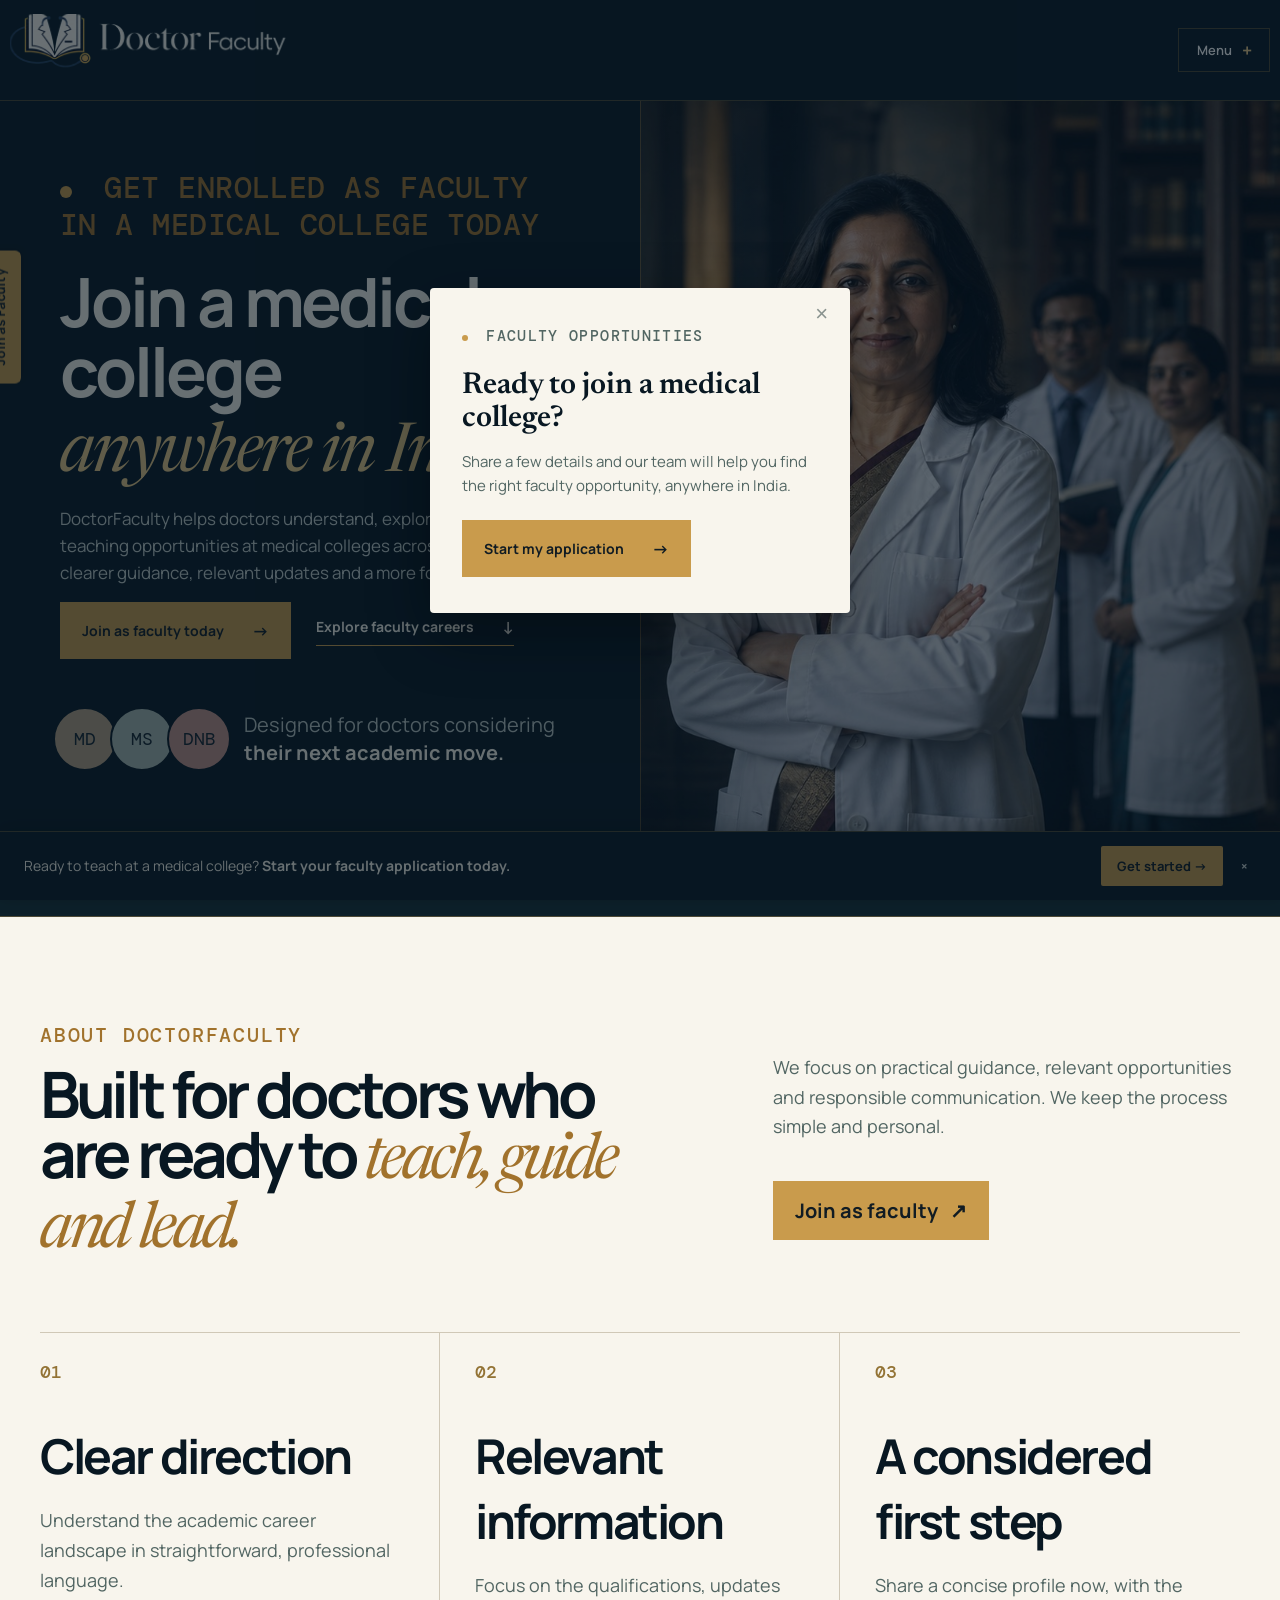
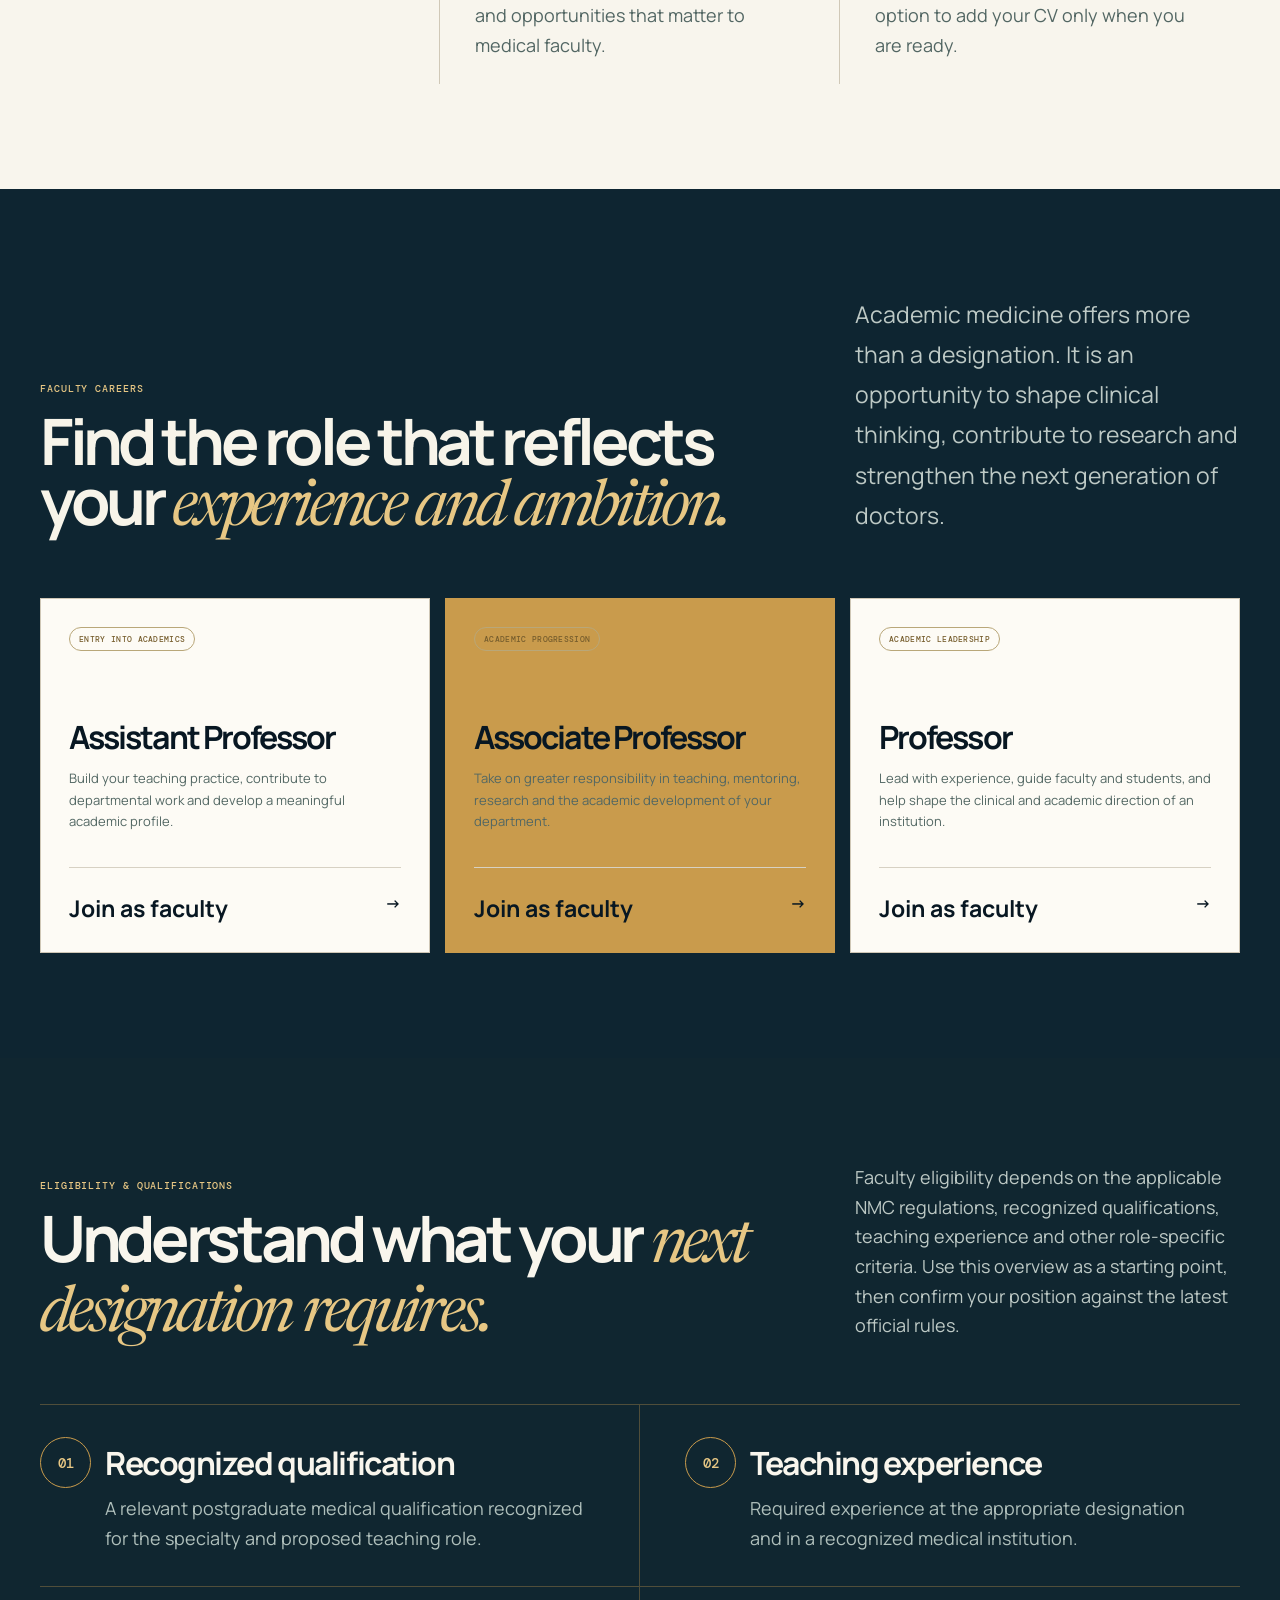
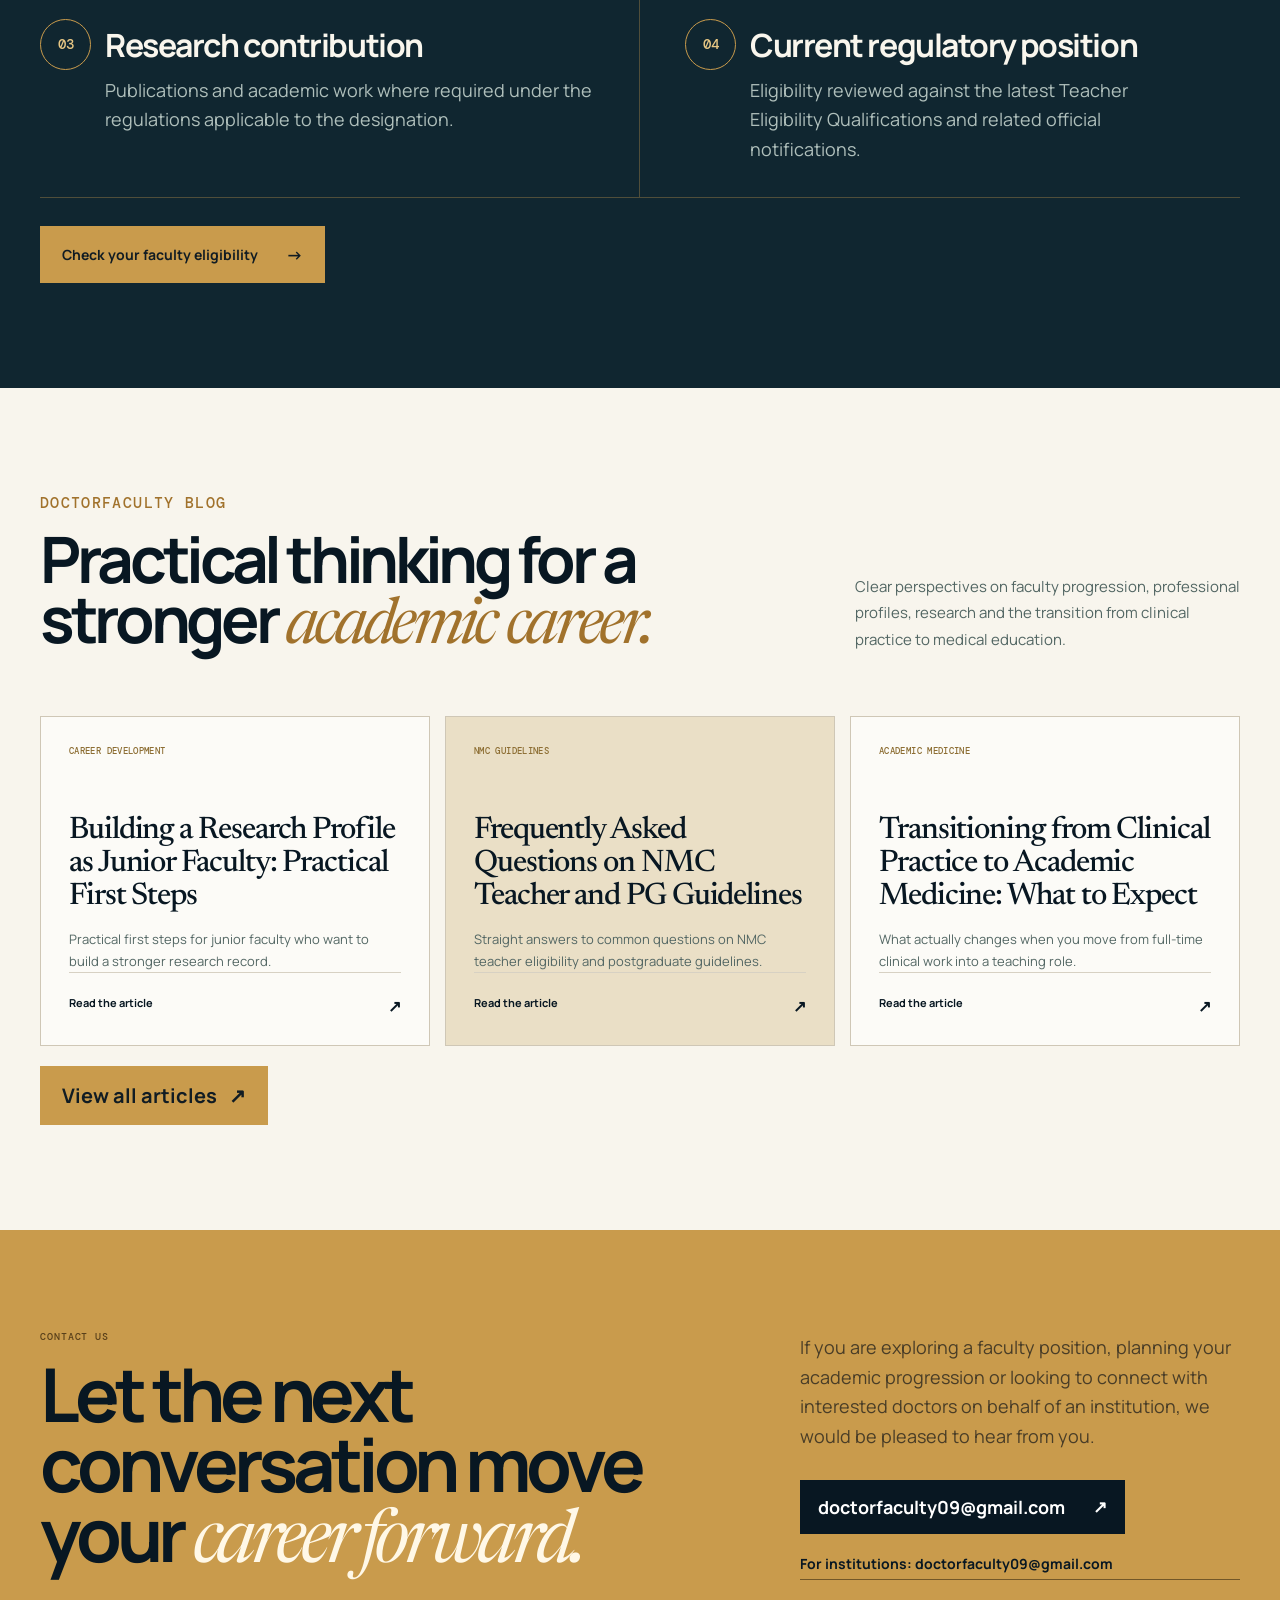
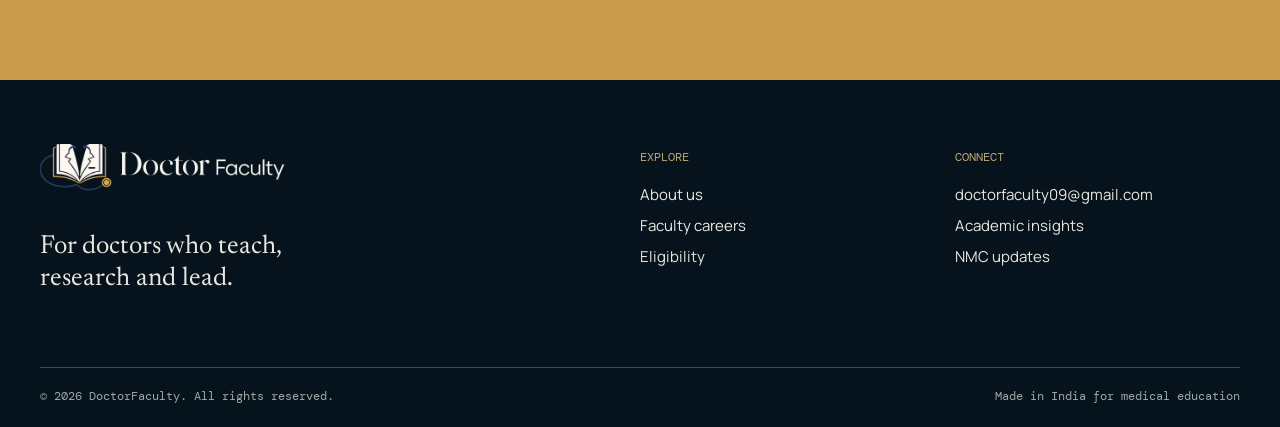
<file: index.html>
<!doctype html>
<html lang="en">
<head>
  <script async src="https://www.googletagmanager.com/gtag/js?id=G-5FR53TYFRN"></script>
  <script>
    window.dataLayer = window.dataLayer || [];
    function gtag(){dataLayer.push(arguments);}
    gtag('js', new Date());
    gtag('config', 'G-5FR53TYFRN');
  </script>
  <!-- Meta Pixel Code -->
  <script>
  !function(f,b,e,v,n,t,s)
  {if(f.fbq)return;n=f.fbq=function(){n.callMethod?
  n.callMethod.apply(n,arguments):n.queue.push(arguments)};
  if(!f._fbq)f._fbq=n;n.push=n;n.loaded=!0;n.version='2.0';
  n.queue=[];t=b.createElement(e);t.async=!0;
  t.src=v;s=b.getElementsByTagName(e)[0];
  s.parentNode.insertBefore(t,s)}(window, document,'script',
  'https://connect.facebook.net/en_US/fbevents.js');
  fbq('init', '1057816080293876');
  fbq('track', 'PageView');
  </script>
  <noscript><img height="1" width="1" style="display:none"
  src="https://www.facebook.com/tr?id=1057816080293876&ev=PageView&noscript=1"
  /></noscript>
  <!-- End Meta Pixel Code -->
  <meta charset="UTF-8" />
  <meta name="viewport" content="width=device-width, initial-scale=1.0" />
  <meta name="description" content="DoctorFaculty supports doctors exploring teaching and academic careers in medical colleges across India." />
  <title>DoctorFaculty: Medical faculty careers, guidance and updates</title>
  <link rel="canonical" href="https://doctorfaculty.com/" />
  <meta property="og:type" content="website" />
  <meta property="og:site_name" content="DoctorFaculty" />
  <meta property="og:title" content="DoctorFaculty: Medical faculty careers, guidance and updates" />
  <meta property="og:description" content="DoctorFaculty supports doctors exploring teaching and academic careers in medical colleges across India." />
  <meta property="og:url" content="https://doctorfaculty.com/" />
  <meta property="og:image" content="https://doctorfaculty.com/doctorfaculty-premium-hero.jpg" />
  <meta name="twitter:card" content="summary_large_image" />
  <meta name="twitter:title" content="DoctorFaculty: Medical faculty careers, guidance and updates" />
  <meta name="twitter:description" content="DoctorFaculty supports doctors exploring teaching and academic careers in medical colleges across India." />
  <meta name="twitter:image" content="https://doctorfaculty.com/doctorfaculty-premium-hero.jpg" />
  <link rel="preconnect" href="https://fonts.googleapis.com" />
  <link rel="preconnect" href="https://fonts.gstatic.com" crossorigin />
  <link href="https://fonts.googleapis.com/css2?family=DM+Mono:wght@400;500&family=Manrope:wght@400;500;600;700;800&family=Newsreader:opsz,wght@6..72,400;6..72,500&display=swap" rel="stylesheet" />
  <link rel="stylesheet" href="site-v18-navright.css" />
  <link rel="icon" type="image/png" href="doctorfaculty-favicon.png?v=20260803-1" />
  <script type="application/ld+json">
  {
    "@context": "https://schema.org",
    "@type": "Organization",
    "name": "DoctorFaculty",
    "url": "https://doctorfaculty.com/",
    "logo": "https://doctorfaculty.com/doctorfaculty-logo-transparent-v2.png",
    "description": "DoctorFaculty supports doctors exploring teaching and academic careers in medical colleges across India."
  }
  </script>
  <script type="application/ld+json">
  {
    "@context": "https://schema.org",
    "@type": "WebSite",
    "name": "DoctorFaculty",
    "url": "https://doctorfaculty.com/"
  }
  </script>
</head>
<body>
  <header class="header">
    <nav class="nav container" aria-label="Main navigation">
        <a class="logo logo-image" href="#home" aria-label="DoctorFaculty home"><span><img src="doctorfaculty-logo-transparent-v2.png?v=20260803-1" alt="DoctorFaculty" /></span></a>
      <button class="menu-toggle" aria-label="Open menu" aria-expanded="false" aria-controls="mobile-navigation">Menu <b>+</b></button>
      <div class="nav-links" id="mobile-navigation">
        <a href="#home">Home</a>
        <a href="#about">About us</a>
        <a href="#careers">Faculty careers</a>
        <a href="nmc-updates.html">NMC updates</a>
        <a href="eligibility-check.html">Eligibility &amp; qualifications</a>
        <a href="/blog">Blog</a>
        <a href="for-institutions.html">For Institutions</a>
        <a href="#contact">Contact us</a>
      </div>
    </nav>
  </header>

  <main>
    <section class="hero" id="home">
      <div class="hero-copy">
        <p class="eyebrow"><i></i> Get enrolled as faculty in a medical college today</p>
        <h1>Join a medical college<br /><em>anywhere in India.</em></h1>
        <p class="intro">DoctorFaculty helps doctors understand, explore and prepare for teaching opportunities at medical colleges across India. We offer clearer guidance, relevant updates and a more focused first step.</p>
        <div class="hero-actions">
          <a class="button primary" href="join-faculty.html">Join as faculty today <span>→</span></a>
          <a class="button text-button" href="#careers">Explore faculty careers <span>↓</span></a>
        </div>
        <div class="trusted"><div class="avatars"><span>MD</span><span>MS</span><span>DNB</span></div><p>Designed for doctors considering<br /><b>their next academic move.</b></p></div>
      </div>
      <div class="hero-visual" role="img" aria-label="Doctor representing a career in medical education"></div>
    </section>

    <section class="logo-strip" aria-label="DoctorFaculty services">
      <div class="container"><p>A clearer path into medical education</p><div><span>Faculty careers</span><span>NMC updates</span><span>Eligibility guidance</span><span>Academic insights</span></div></div>
    </section>

    <section class="section about" id="about">
      <div class="container split-intro">
        <div><p class="eyebrow">About DoctorFaculty</p><h2>Built for doctors who are ready to <em>teach, guide and lead.</em></h2></div>
        <div class="lead-copy"><p>We focus on practical guidance, relevant opportunities and responsible communication. We keep the process simple and personal.</p><a class="arrow-link" href="join-faculty.html">Join as faculty <span>↗</span></a></div>
      </div>
      <div class="container value-grid">
        <article><span>01</span><h3>Clear direction</h3><p>Understand the academic career landscape in straightforward, professional language.</p></article>
        <article><span>02</span><h3>Relevant information</h3><p>Focus on the qualifications, updates and opportunities that matter to medical faculty.</p></article>
        <article><span>03</span><h3>A considered first step</h3><p>Share a concise profile now, with the option to add your CV only when you are ready.</p></article>
      </div>
    </section>

    <section class="section careers" id="careers">
      <div class="container">
        <div class="section-head"><div><p class="eyebrow">Faculty careers</p><h2>Find the role that reflects your <em>experience and ambition.</em></h2></div><p>Academic medicine offers more than a designation. It is an opportunity to shape clinical thinking, contribute to research and strengthen the next generation of doctors.</p></div>
        <div class="career-grid">
          <article><span class="tag">Entry into academics</span><h3>Assistant Professor</h3><p>Build your teaching practice, contribute to departmental work and develop a meaningful academic profile.</p><a href="join-faculty.html">Join as faculty <span>→</span></a></article>
          <article class="accent"><span class="tag">Academic progression</span><h3>Associate Professor</h3><p>Take on greater responsibility in teaching, mentoring, research and the academic development of your department.</p><a href="join-faculty.html">Join as faculty <span>→</span></a></article>
          <article><span class="tag">Academic leadership</span><h3>Professor</h3><p>Lead with experience, guide faculty and students, and help shape the clinical and academic direction of an institution.</p><a href="join-faculty.html">Join as faculty <span>→</span></a></article>
        </div>
      </div>
    </section>

    <section class="section eligibility" id="eligibility">
      <div class="container">
        <div class="section-head"><div><p class="eyebrow">Eligibility &amp; qualifications</p><h2>Understand what your <em>next designation requires.</em></h2></div><p>Faculty eligibility depends on the applicable NMC regulations, recognized qualifications, teaching experience and other role-specific criteria. Use this overview as a starting point, then confirm your position against the latest official rules.</p></div>
        <div class="eligibility-grid">
          <article><span>01</span><div><h3>Recognized qualification</h3><p>A relevant postgraduate medical qualification recognized for the specialty and proposed teaching role.</p></div></article>
          <article><span>02</span><div><h3>Teaching experience</h3><p>Required experience at the appropriate designation and in a recognized medical institution.</p></div></article>
          <article><span>03</span><div><h3>Research contribution</h3><p>Publications and academic work where required under the regulations applicable to the designation.</p></div></article>
          <article><span>04</span><div><h3>Current regulatory position</h3><p>Eligibility reviewed against the latest Teacher Eligibility Qualifications and related official notifications.</p></div></article>
        </div>
        <a class="button primary eligibility-button" href="eligibility-check.html">Check your faculty eligibility <span>→</span></a>
      </div>
    </section>

    <section class="section blog" id="blog">
      <div class="container">
        <div class="section-head"><div><p class="eyebrow">DoctorFaculty blog</p><h2>Practical thinking for a stronger <em>academic career.</em></h2></div><p>Clear perspectives on faculty progression, professional profiles, research and the transition from clinical practice to medical education.</p></div>
        <div class="blog-grid">
          <article><span class="article-type">Career development</span><h3>Building a Research Profile as Junior Faculty: Practical First Steps</h3><p>Practical first steps for junior faculty who want to build a stronger research record.</p><a href="/blog/building-research-profile-junior-faculty">Read the article <span>↗</span></a></article>
          <article><span class="article-type">NMC guidelines</span><h3>Frequently Asked Questions on NMC Teacher and PG Guidelines</h3><p>Straight answers to common questions on NMC teacher eligibility and postgraduate guidelines.</p><a href="/blog/faqs-nmc-medical-college-teacher-eligibility">Read the article <span>↗</span></a></article>
          <article><span class="article-type">Academic medicine</span><h3>Transitioning from Clinical Practice to Academic Medicine: What to Expect</h3><p>What actually changes when you move from full-time clinical work into a teaching role.</p><a href="/blog/transitioning-clinical-practice-academic-medicine">Read the article <span>↗</span></a></article>
        </div>
        <a class="arrow-link" href="/blog">View all articles <span>↗</span></a>
      </div>
    </section>

    <section class="contact" id="contact">
      <div class="container contact-layout"><div><p class="eyebrow">Contact us</p><h2>Let the next conversation move your <em>career forward.</em></h2></div><div><p>If you are exploring a faculty position, planning your academic progression or looking to connect with interested doctors on behalf of an institution, we would be pleased to hear from you.</p><a class="button dark-button" href="mailto:doctorfaculty09@gmail.com">doctorfaculty09@gmail.com <span>↗</span></a><a class="institution-email" href="mailto:doctorfaculty09@gmail.com">For institutions: doctorfaculty09@gmail.com</a></div></div>
    </section>
  </main>

  <footer><div class="container footer-grid"><div><a class="logo logo-image footer-logo-image" href="#home" aria-label="DoctorFaculty home"><span><img src="doctorfaculty-logo-transparent-v2.png?v=20260803-1" alt="DoctorFaculty" /></span></a><p>For doctors who teach,<br />research and lead.</p></div><div><p class="footer-label">Explore</p><a href="#about">About us</a><a href="#careers">Faculty careers</a><a href="eligibility-check.html">Eligibility</a></div><div><p class="footer-label">Connect</p><a href="mailto:doctorfaculty09@gmail.com">doctorfaculty09@gmail.com</a><a href="/blog">Academic insights</a><a href="nmc-updates.html">NMC updates</a></div></div><div class="container footer-bottom"><span>© 2026 DoctorFaculty. All rights reserved.</span><span>Made in India for medical education</span></div></footer>
  <script src="script.js?v=20260718-7"></script>

  <div class="df-left-tab" id="dfLeftTab" role="button" tabindex="0" aria-haspopup="dialog">Join as Faculty</div>

  <div class="df-bottom-bar" id="dfBottomBar">
    <p>Ready to teach at a medical college? <strong>Start your faculty application today.</strong></p>
    <div class="df-bottom-bar-actions">
      <button type="button" id="dfBottomBarCta">Get started <span>→</span></button>
      <button type="button" class="df-bottom-bar-close" id="dfBottomBarClose" aria-label="Dismiss">×</button>
    </div>
  </div>

  <div class="df-popup-overlay" id="dfPopupOverlay" role="dialog" aria-modal="true" aria-labelledby="dfPopupTitle" hidden>
    <div class="df-popup">
      <button type="button" class="df-popup-close" id="dfPopupClose" aria-label="Close">×</button>
      <p class="eyebrow"><i></i> Faculty opportunities</p>
      <h3 id="dfPopupTitle">Ready to join a medical college?</h3>
      <p>Share a few details and our team will help you find the right faculty opportunity, anywhere in India.</p>
      <a class="button primary" href="/join-faculty.html">Start my application <span>→</span></a>
    </div>
  </div>

  <script src="lead-widgets.js?v=20260803-1"></script>
</body>
</html>
</file>
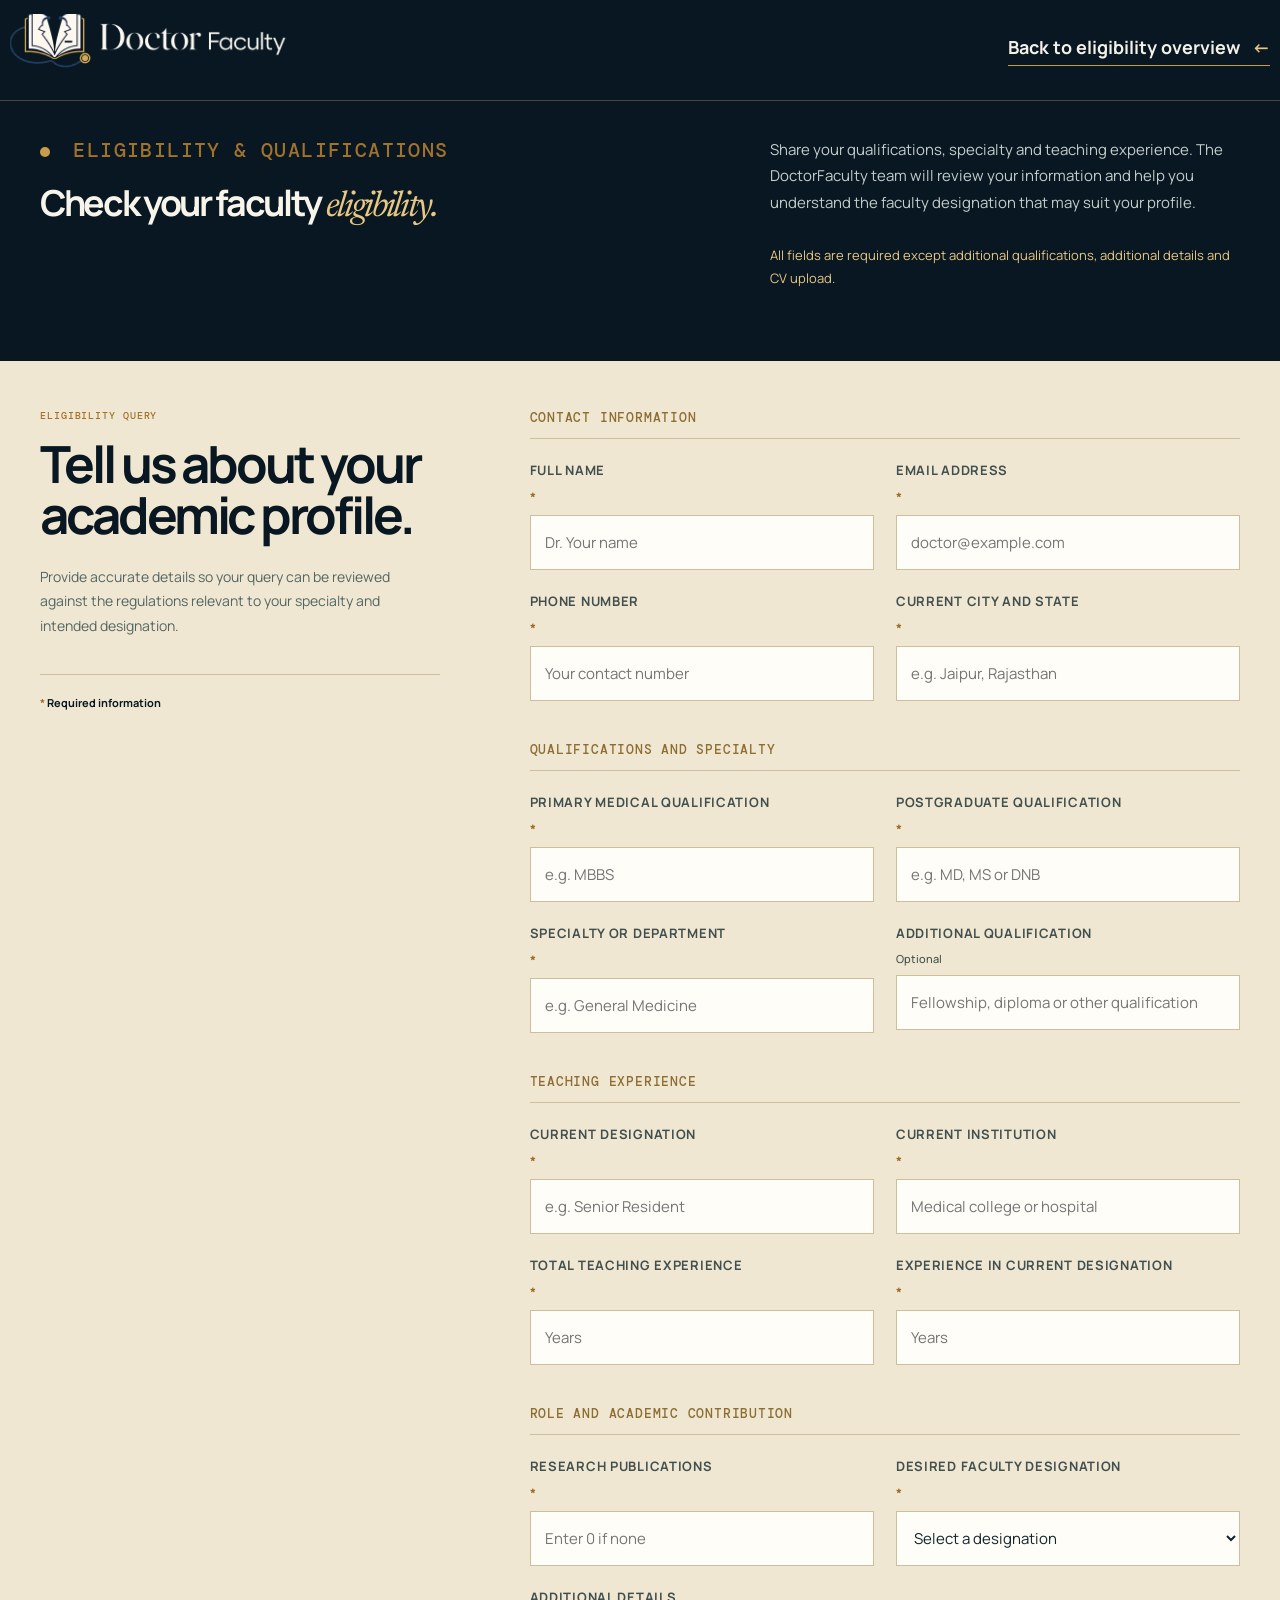
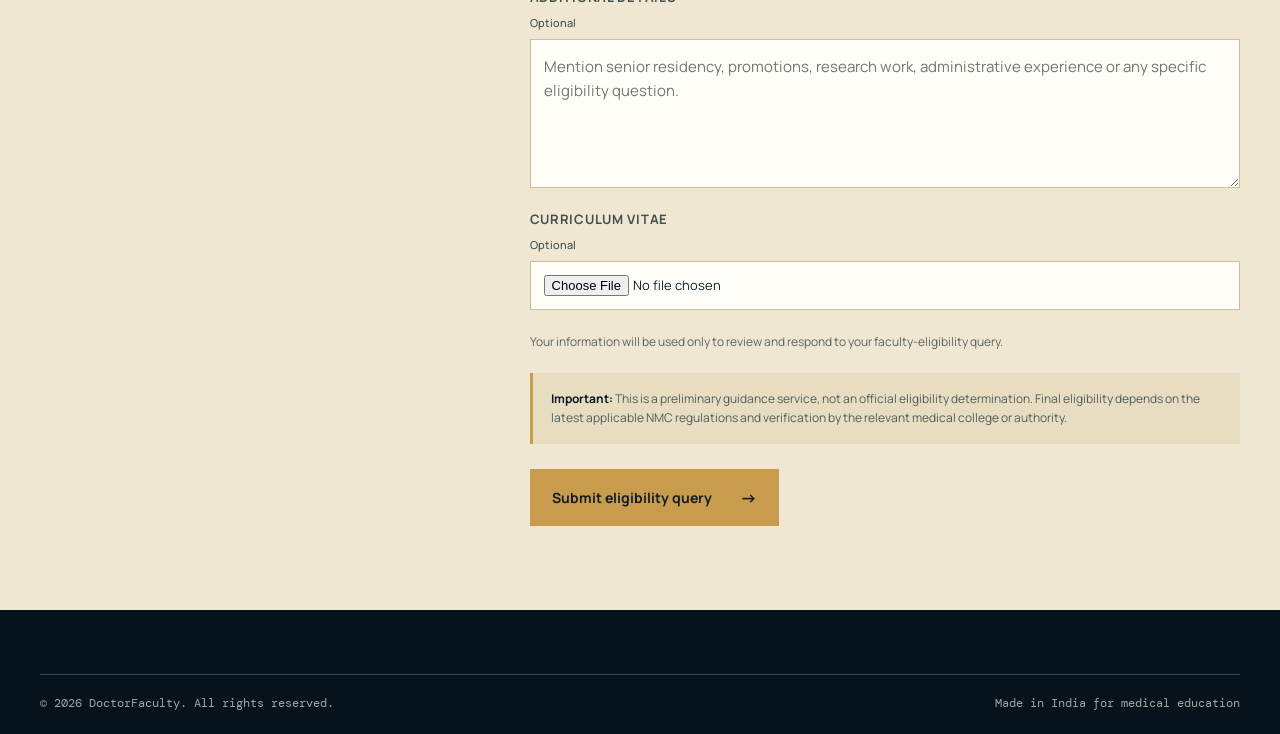
<file: eligibility-check.html>
<!doctype html>
<html lang="en">
<head>
  <script async src="https://www.googletagmanager.com/gtag/js?id=G-5FR53TYFRN"></script>
  <script>
    window.dataLayer = window.dataLayer || [];
    function gtag(){dataLayer.push(arguments);}
    gtag('js', new Date());
    gtag('config', 'G-5FR53TYFRN');
  </script>
  <!-- Meta Pixel Code -->
  <script>
  !function(f,b,e,v,n,t,s)
  {if(f.fbq)return;n=f.fbq=function(){n.callMethod?
  n.callMethod.apply(n,arguments):n.queue.push(arguments)};
  if(!f._fbq)f._fbq=n;n.push=n;n.loaded=!0;n.version='2.0';
  n.queue=[];t=b.createElement(e);t.async=!0;
  t.src=v;s=b.getElementsByTagName(e)[0];
  s.parentNode.insertBefore(t,s)}(window, document,'script',
  'https://connect.facebook.net/en_US/fbevents.js');
  fbq('init', '1057816080293876');
  fbq('track', 'PageView');
  </script>
  <noscript><img height="1" width="1" style="display:none"
  src="https://www.facebook.com/tr?id=1057816080293876&ev=PageView&noscript=1"
  /></noscript>
  <!-- End Meta Pixel Code -->
  <meta charset="UTF-8" />
  <meta name="viewport" content="width=device-width, initial-scale=1.0" />
  <meta name="description" content="Share your qualifications and teaching experience for a preliminary DoctorFaculty eligibility review." />
  <title>Check Your Faculty Eligibility | DoctorFaculty</title>
  <link rel="canonical" href="https://doctorfaculty.com/eligibility-check.html" />
  <meta property="og:type" content="website" />
  <meta property="og:site_name" content="DoctorFaculty" />
  <meta property="og:title" content="Check Your Faculty Eligibility | DoctorFaculty" />
  <meta property="og:description" content="Share your qualifications and teaching experience for a preliminary DoctorFaculty eligibility review." />
  <meta property="og:url" content="https://doctorfaculty.com/eligibility-check.html" />
  <meta property="og:image" content="https://doctorfaculty.com/doctorfaculty-premium-hero.jpg" />
  <meta name="twitter:card" content="summary_large_image" />
  <meta name="twitter:title" content="Check Your Faculty Eligibility | DoctorFaculty" />
  <meta name="twitter:description" content="Share your qualifications and teaching experience for a preliminary DoctorFaculty eligibility review." />
  <meta name="twitter:image" content="https://doctorfaculty.com/doctorfaculty-premium-hero.jpg" />
  <link rel="preconnect" href="https://fonts.googleapis.com" />
  <link rel="preconnect" href="https://fonts.gstatic.com" crossorigin />
  <link href="https://fonts.googleapis.com/css2?family=DM+Mono:wght@400;500&family=Manrope:wght@400;500;600;700;800&family=Newsreader:opsz,wght@6..72,400;6..72,500&display=swap" rel="stylesheet" />
  <link rel="stylesheet" href="site-v18-navright.css" />
  <link rel="icon" type="image/png" href="doctorfaculty-favicon.png?v=20260803-1" />
</head>
<body>
  <header class="header">
    <nav class="nav container" aria-label="Main navigation">
      <a class="logo logo-image" href="index.html#home" aria-label="DoctorFaculty home"><span><img src="doctorfaculty-logo-transparent-v2.png?v=20260803-1" alt="DoctorFaculty" /></span></a>
      <a class="back-home" href="index.html#eligibility">Back to eligibility overview <span>←</span></a>
    </nav>
  </header>

  <main class="join-page eligibility-query-page">
    <section class="join-intro eligibility-query-intro">
      <div class="container join-intro-grid">
        <div>
          <p class="eyebrow"><i></i> Eligibility &amp; qualifications</p>
          <h1>Check your faculty <em>eligibility.</em></h1>
        </div>
        <div>
          <p>Share your qualifications, specialty and teaching experience. The DoctorFaculty team will review your information and help you understand the faculty designation that may suit your profile.</p>
          <p class="eligibility-intro-note">All fields are required except additional qualifications, additional details and CV upload.</p>
        </div>
      </div>
    </section>

    <section class="join-form-section eligibility-form-section">
      <div class="container join-form-layout">
        <aside class="form-aside">
          <p class="eyebrow">Eligibility query</p>
          <h2>Tell us about your academic profile.</h2>
          <p>Provide accurate details so your query can be reviewed against the regulations relevant to your specialty and intended designation.</p>
          <div class="required-note"><span>*</span> Required information</div>
        </aside>

        <form class="faculty-application eligibility-application" action="https://formsubmit.co/doctorfaculty09@gmail.com" method="POST" enctype="multipart/form-data">
          <input type="hidden" name="_subject" value="New DoctorFaculty faculty eligibility query" />
          <input type="hidden" name="_template" value="table" />
          <input type="hidden" name="_next" value="https://doctorfaculty.com/thank-you.html" />
          <input type="hidden" name="_autoresponse" value="Thank you for your eligibility query. Our team will review your profile against the applicable NMC regulations and get back to you shortly. If you don't hear back within a few days, feel free to reach us at doctorfaculty09@gmail.com." />

          <h3 class="form-section-title">Contact information</h3>
          <label>Full name <b>*</b><input type="text" name="name" autocomplete="name" placeholder="Dr. Your name" required /></label>
          <label>Email address <b>*</b><input type="email" name="email" autocomplete="email" placeholder="doctor@example.com" required /></label>
          <label>Phone number <b>*</b><input type="tel" name="phone" autocomplete="tel" inputmode="tel" placeholder="Your contact number" required /></label>
          <label>Current city and state <b>*</b><input type="text" name="current_location" placeholder="e.g. Jaipur, Rajasthan" required /></label>

          <h3 class="form-section-title">Qualifications and specialty</h3>
          <label>Primary medical qualification <b>*</b><input type="text" name="primary_qualification" placeholder="e.g. MBBS" required /></label>
          <label>Postgraduate qualification <b>*</b><input type="text" name="postgraduate_qualification" placeholder="e.g. MD, MS or DNB" required /></label>
          <label>Specialty or department <b>*</b><input type="text" name="specialty_department" placeholder="e.g. General Medicine" required /></label>
          <label>Additional qualification <small>Optional</small><input type="text" name="additional_qualification" placeholder="Fellowship, diploma or other qualification" /></label>

          <h3 class="form-section-title">Teaching experience</h3>
          <label>Current designation <b>*</b><input type="text" name="current_designation" placeholder="e.g. Senior Resident" required /></label>
          <label>Current institution <b>*</b><input type="text" name="current_institution" placeholder="Medical college or hospital" required /></label>
          <label>Total teaching experience <b>*</b><input type="number" name="total_teaching_experience_years" min="0" step="0.5" placeholder="Years" required /></label>
          <label>Experience in current designation <b>*</b><input type="number" name="current_designation_experience_years" min="0" step="0.5" placeholder="Years" required /></label>

          <h3 class="form-section-title">Role and academic contribution</h3>
          <label>Research publications <b>*</b><input type="number" name="research_publications" min="0" step="1" placeholder="Enter 0 if none" required /></label>
          <label>Desired faculty designation <b>*</b><select name="desired_faculty_designation" required><option value="" selected disabled>Select a designation</option><option>Assistant Professor</option><option>Associate Professor</option><option>Professor</option><option>Not sure, please advise</option></select></label>
          <label class="field-wide">Additional details <small>Optional</small><textarea name="additional_details" rows="5" placeholder="Mention senior residency, promotions, research work, administrative experience or any specific eligibility question."></textarea></label>
          <label class="field-wide">Curriculum vitae <small>Optional</small><input type="file" name="attachment" accept=".pdf,.doc,.docx" /></label>

          <p class="form-privacy">Your information will be used only to review and respond to your faculty-eligibility query.</p>
          <p class="eligibility-disclaimer"><strong>Important:</strong> This is a preliminary guidance service, not an official eligibility determination. Final eligibility depends on the latest applicable NMC regulations and verification by the relevant medical college or authority.</p>
          <button class="button primary" type="submit">Submit eligibility query <span>→</span></button>
        </form>
      </div>
    </section>
  </main>

  <footer><div class="container footer-bottom join-footer"><span>© 2026 DoctorFaculty. All rights reserved.</span><span>Made in India for medical education</span></div></footer>
</body>
</html>
</file>
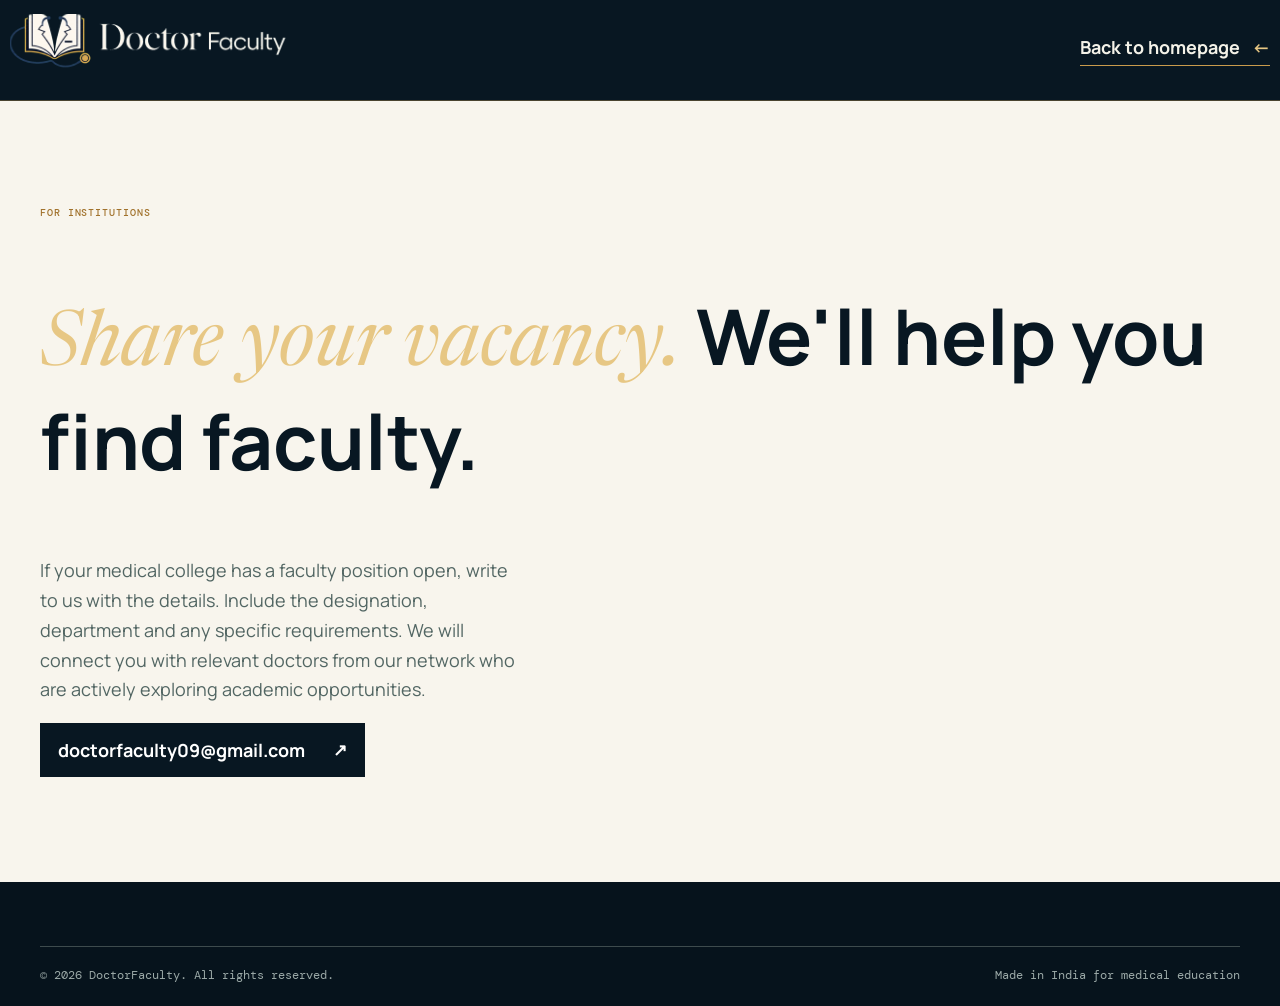
<file: for-institutions.html>
<!doctype html>
<html lang="en">
<head>
  <script async src="https://www.googletagmanager.com/gtag/js?id=G-5FR53TYFRN"></script>
  <script>
    window.dataLayer = window.dataLayer || [];
    function gtag(){dataLayer.push(arguments);}
    gtag('js', new Date());
    gtag('config', 'G-5FR53TYFRN');
  </script>
  <!-- Meta Pixel Code -->
  <script>
  !function(f,b,e,v,n,t,s)
  {if(f.fbq)return;n=f.fbq=function(){n.callMethod?
  n.callMethod.apply(n,arguments):n.queue.push(arguments)};
  if(!f._fbq)f._fbq=n;n.push=n;n.loaded=!0;n.version='2.0';
  n.queue=[];t=b.createElement(e);t.async=!0;
  t.src=v;s=b.getElementsByTagName(e)[0];
  s.parentNode.insertBefore(t,s)}(window, document,'script',
  'https://connect.facebook.net/en_US/fbevents.js');
  fbq('init', '1057816080293876');
  fbq('track', 'PageView');
  </script>
  <noscript><img height="1" width="1" style="display:none"
  src="https://www.facebook.com/tr?id=1057816080293876&ev=PageView&noscript=1"
  /></noscript>
  <!-- End Meta Pixel Code -->
  <meta charset="UTF-8" />
  <meta name="viewport" content="width=device-width, initial-scale=1.0" />
  <meta name="description" content="Medical colleges can share their faculty vacancy details with DoctorFaculty to connect with relevant, interested doctors." />
  <title>For Institutions | DoctorFaculty</title>
  <link rel="canonical" href="https://doctorfaculty.com/for-institutions.html" />
  <meta property="og:type" content="website" />
  <meta property="og:site_name" content="DoctorFaculty" />
  <meta property="og:title" content="For Institutions | DoctorFaculty" />
  <meta property="og:description" content="Medical colleges can share their faculty vacancy details with DoctorFaculty to connect with relevant, interested doctors." />
  <meta property="og:url" content="https://doctorfaculty.com/for-institutions.html" />
  <meta property="og:image" content="https://doctorfaculty.com/doctorfaculty-premium-hero.jpg" />
  <meta name="twitter:card" content="summary_large_image" />
  <meta name="twitter:title" content="For Institutions | DoctorFaculty" />
  <meta name="twitter:description" content="Medical colleges can share their faculty vacancy details with DoctorFaculty to connect with relevant, interested doctors." />
  <meta name="twitter:image" content="https://doctorfaculty.com/doctorfaculty-premium-hero.jpg" />
  <link rel="preconnect" href="https://fonts.googleapis.com" />
  <link rel="preconnect" href="https://fonts.gstatic.com" crossorigin />
  <link href="https://fonts.googleapis.com/css2?family=DM+Mono:wght@400;500&family=Manrope:wght@400;500;600;700;800&family=Newsreader:opsz,wght@6..72,400;6..72,500&display=swap" rel="stylesheet" />
  <link rel="stylesheet" href="site-v18-navright.css" />
  <link rel="icon" type="image/png" href="doctorfaculty-favicon.png?v=20260803-1" />
</head>
<body>
  <header class="header">
    <nav class="nav container" aria-label="Main navigation">
      <a class="logo logo-image" href="index.html#home" aria-label="DoctorFaculty home"><span><img src="doctorfaculty-logo-transparent-v2.png?v=20260803-1" alt="DoctorFaculty" /></span></a>
      <a class="back-home" href="index.html">Back to homepage <span>←</span></a>
    </nav>
  </header>

  <main class="join-page">
    <section class="section updates" id="for-institutions">
      <div class="container">
        <div class="updates-copy">
          <p class="eyebrow">For institutions</p>
          <h1><em>Share your vacancy.</em> We'll help you find faculty.</h1>
          <p>If your medical college has a faculty position open, write to us with the details. Include the designation, department and any specific requirements. We will connect you with relevant doctors from our network who are actively exploring academic opportunities.</p>
          <a class="button dark-button" href="mailto:doctorfaculty09@gmail.com?subject=Faculty%20Vacancy">doctorfaculty09@gmail.com <span>↗</span></a>
        </div>
      </div>
    </section>
  </main>

  <footer><div class="container footer-bottom join-footer"><span>© 2026 DoctorFaculty. All rights reserved.</span><span>Made in India for medical education</span></div></footer>
</body>
</html>
</file>
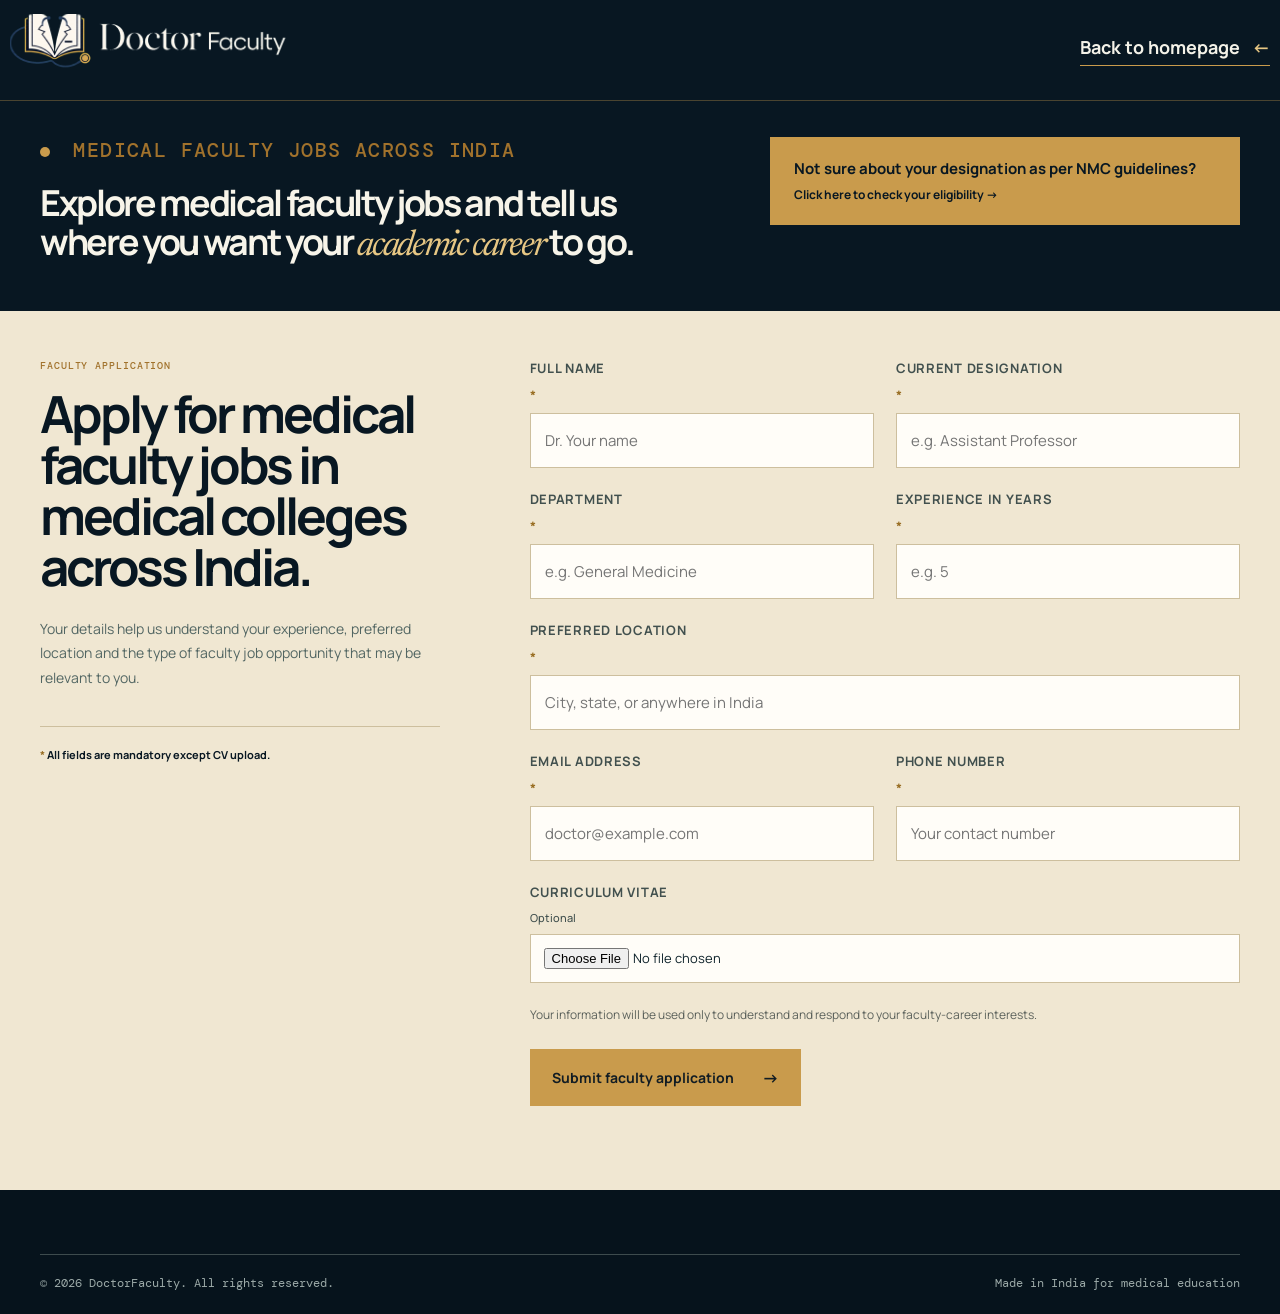
<file: join-faculty.html>
<!doctype html>
<html lang="en">
<head>
  <script async src="https://www.googletagmanager.com/gtag/js?id=G-5FR53TYFRN"></script>
  <script>
    window.dataLayer = window.dataLayer || [];
    function gtag(){dataLayer.push(arguments);}
    gtag('js', new Date());
    gtag('config', 'G-5FR53TYFRN');
  </script>
  <!-- Meta Pixel Code -->
  <script>
  !function(f,b,e,v,n,t,s)
  {if(f.fbq)return;n=f.fbq=function(){n.callMethod?
  n.callMethod.apply(n,arguments):n.queue.push(arguments)};
  if(!f._fbq)f._fbq=n;n.push=n;n.loaded=!0;n.version='2.0';
  n.queue=[];t=b.createElement(e);t.async=!0;
  t.src=v;s=b.getElementsByTagName(e)[0];
  s.parentNode.insertBefore(t,s)}(window, document,'script',
  'https://connect.facebook.net/en_US/fbevents.js');
  fbq('init', '1057816080293876');
  fbq('track', 'PageView');
  </script>
  <noscript><img height="1" width="1" style="display:none"
  src="https://www.facebook.com/tr?id=1057816080293876&ev=PageView&noscript=1"
  /></noscript>
  <!-- End Meta Pixel Code -->
  <meta charset="UTF-8" />
  <meta name="viewport" content="width=device-width, initial-scale=1.0" />
  <meta name="description" content="Explore medical faculty jobs across India and share your interest in academic career opportunities with DoctorFaculty." />
  <title>Medical Faculty Jobs in India | DoctorFaculty</title>
  <link rel="canonical" href="https://doctorfaculty.com/join-faculty.html" />
  <meta property="og:type" content="website" />
  <meta property="og:site_name" content="DoctorFaculty" />
  <meta property="og:title" content="Medical Faculty Jobs in India | DoctorFaculty" />
  <meta property="og:description" content="Explore medical faculty jobs across India and share your interest in academic career opportunities with DoctorFaculty." />
  <meta property="og:url" content="https://doctorfaculty.com/join-faculty.html" />
  <meta property="og:image" content="https://doctorfaculty.com/doctorfaculty-premium-hero.jpg" />
  <meta name="twitter:card" content="summary_large_image" />
  <meta name="twitter:title" content="Medical Faculty Jobs in India | DoctorFaculty" />
  <meta name="twitter:description" content="Explore medical faculty jobs across India and share your interest in academic career opportunities with DoctorFaculty." />
  <meta name="twitter:image" content="https://doctorfaculty.com/doctorfaculty-premium-hero.jpg" />
  <link rel="preconnect" href="https://fonts.googleapis.com" />
  <link rel="preconnect" href="https://fonts.gstatic.com" crossorigin />
  <link href="https://fonts.googleapis.com/css2?family=DM+Mono:wght@400;500&family=Manrope:wght@400;500;600;700;800&family=Newsreader:opsz,wght@6..72,400;6..72,500&display=swap" rel="stylesheet" />
  <link rel="stylesheet" href="site-v18-navright.css" />
  <link rel="icon" type="image/png" href="doctorfaculty-favicon.png?v=20260803-1" />
</head>
<body>
  <header class="header">
    <nav class="nav container" aria-label="Main navigation">
      <a class="logo logo-image" href="index.html#home" aria-label="DoctorFaculty home"><span><img src="doctorfaculty-logo-transparent-v2.png?v=20260803-1" alt="DoctorFaculty" /></span></a>
      <a class="back-home" href="index.html">Back to homepage <span>←</span></a>
    </nav>
  </header>

  <main class="join-page">
    <section class="join-intro">
      <div class="container join-intro-grid">
        <div>
          <p class="eyebrow"><i></i> Medical faculty jobs across India</p>
          <h1>Explore medical faculty jobs and tell us where you want your <em>academic career</em> to go.</h1>
        </div>
        <div>
          <a class="eligibility-cta" href="eligibility-check.html"><strong>Not sure about your designation as per NMC guidelines?</strong><span>Click here to check your eligibility →</span></a>
        </div>
      </div>
    </section>

    <section class="join-form-section">
      <div class="container join-form-layout">
        <div class="form-aside">
          <p class="eyebrow">Faculty application</p>
          <h2>Apply for medical faculty jobs in medical colleges across India.</h2>
          <p>Your details help us understand your experience, preferred location and the type of faculty job opportunity that may be relevant to you.</p>
          <div class="required-note"><span>*</span> All fields are mandatory except CV upload.</div>
        </div>

        <form class="faculty-application" action="https://formsubmit.co/doctorfaculty09@gmail.com" method="POST" enctype="multipart/form-data">
          <input type="hidden" name="_subject" value="New DoctorFaculty faculty application" />
          <input type="hidden" name="_template" value="table" />
          <input type="hidden" name="_next" value="https://doctorfaculty.com/thank-you.html" />
          <input type="hidden" name="_autoresponse" value="Thank you for applying to DoctorFaculty. We have received your faculty application and will review your details shortly. If you don't hear back within a few days, feel free to reach us at doctorfaculty09@gmail.com." />

          <label>Full name <b>*</b><input type="text" name="name" autocomplete="name" placeholder="Dr. Your name" required /></label>
          <label>Current designation <b>*</b><input type="text" name="designation" placeholder="e.g. Assistant Professor" required /></label>
          <label>Department <b>*</b><input type="text" name="department" placeholder="e.g. General Medicine" required /></label>
          <label>Experience in years <b>*</b><input type="number" name="experience_years" min="0" step="0.5" placeholder="e.g. 5" required /></label>
          <label class="field-wide">Preferred location <b>*</b><input type="text" name="preferred_location" placeholder="City, state, or anywhere in India" required /></label>
          <label>Email address <b>*</b><input type="email" name="email" autocomplete="email" placeholder="doctor@example.com" required /></label>
          <label>Phone number <b>*</b><input type="tel" name="phone" autocomplete="tel" inputmode="tel" placeholder="Your contact number" required /></label>
          <label class="field-wide">Curriculum vitae <small>Optional</small><input type="file" name="attachment" accept=".pdf,.doc,.docx" /></label>

          <p class="form-privacy">Your information will be used only to understand and respond to your faculty-career interests.</p>
          <button class="button primary" type="submit">Submit faculty application <span>→</span></button>
        </form>
      </div>
    </section>
  </main>

  <footer><div class="container footer-bottom join-footer"><span>© 2026 DoctorFaculty. All rights reserved.</span><span>Made in India for medical education</span></div></footer>
</body>
</html>
</file>
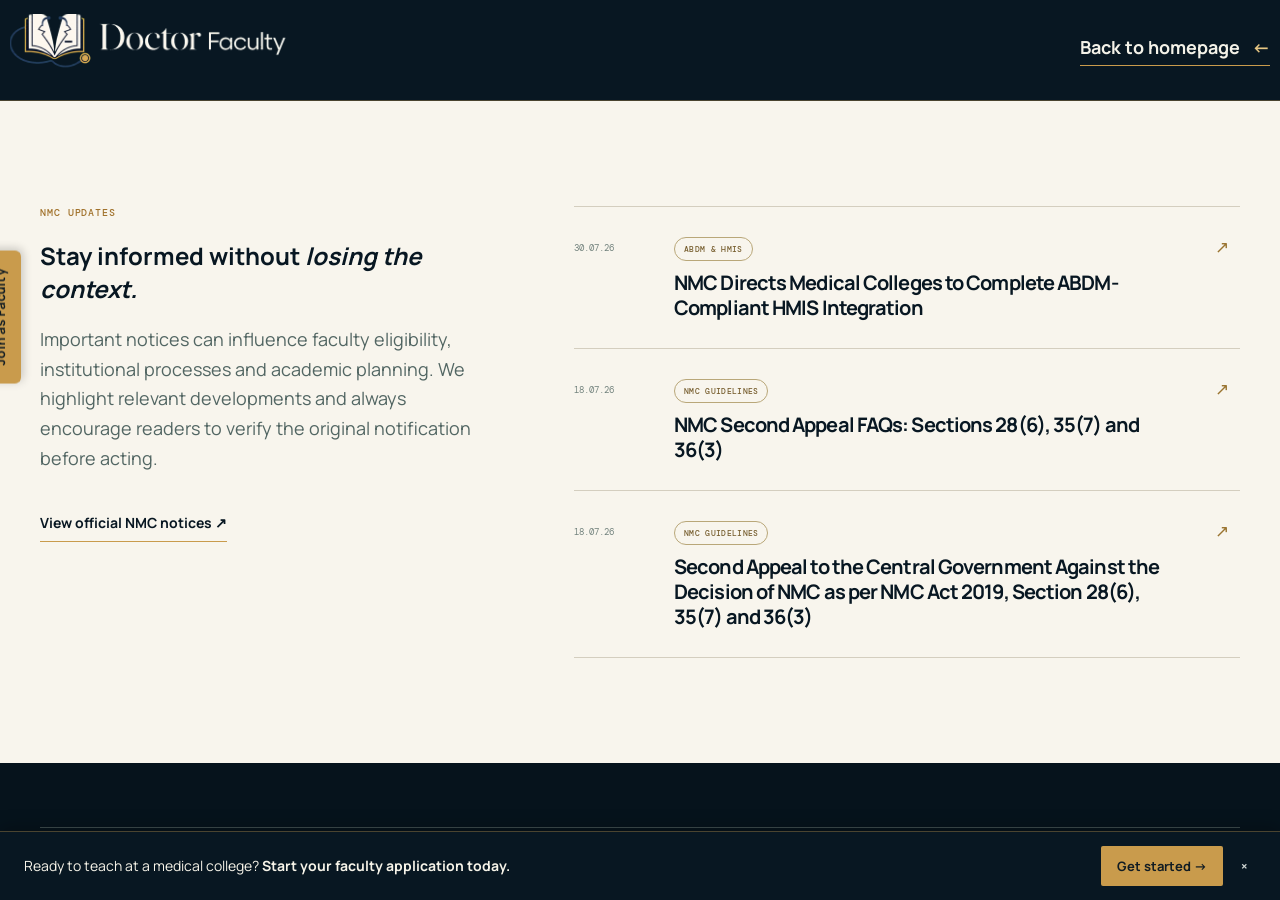
<file: nmc-updates.html>
<!doctype html>
<html lang="en">
<head>
  <script async src="https://www.googletagmanager.com/gtag/js?id=G-5FR53TYFRN"></script>
  <script>
    window.dataLayer = window.dataLayer || [];
    function gtag(){dataLayer.push(arguments);}
    gtag('js', new Date());
    gtag('config', 'G-5FR53TYFRN');
  </script>
  <!-- Meta Pixel Code -->
  <script>
  !function(f,b,e,v,n,t,s)
  {if(f.fbq)return;n=f.fbq=function(){n.callMethod?
  n.callMethod.apply(n,arguments):n.queue.push(arguments)};
  if(!f._fbq)f._fbq=n;n.push=n;n.loaded=!0;n.version='2.0';
  n.queue=[];t=b.createElement(e);t.async=!0;
  t.src=v;s=b.getElementsByTagName(e)[0];
  s.parentNode.insertBefore(t,s)}(window, document,'script',
  'https://connect.facebook.net/en_US/fbevents.js');
  fbq('init', '1057816080293876');
  fbq('track', 'PageView');
  </script>
  <noscript><img height="1" width="1" style="display:none"
  src="https://www.facebook.com/tr?id=1057816080293876&ev=PageView&noscript=1"
  /></noscript>
  <!-- End Meta Pixel Code -->
  <meta charset="UTF-8" />
  <meta name="viewport" content="width=device-width, initial-scale=1.0" />
  <meta name="description" content="Stay informed on National Medical Commission updates, guidelines and the latest faculty career insights from DoctorFaculty." />
  <title>NMC Updates | DoctorFaculty</title>
  <link rel="canonical" href="https://doctorfaculty.com/nmc-updates.html" />
  <meta property="og:type" content="website" />
  <meta property="og:site_name" content="DoctorFaculty" />
  <meta property="og:title" content="NMC Updates | DoctorFaculty" />
  <meta property="og:description" content="Stay informed on National Medical Commission updates, guidelines and the latest faculty career insights from DoctorFaculty." />
  <meta property="og:url" content="https://doctorfaculty.com/nmc-updates.html" />
  <meta property="og:image" content="https://doctorfaculty.com/doctorfaculty-premium-hero.jpg" />
  <meta name="twitter:card" content="summary_large_image" />
  <meta name="twitter:title" content="NMC Updates | DoctorFaculty" />
  <meta name="twitter:description" content="Stay informed on National Medical Commission updates, guidelines and the latest faculty career insights from DoctorFaculty." />
  <meta name="twitter:image" content="https://doctorfaculty.com/doctorfaculty-premium-hero.jpg" />
  <link rel="preconnect" href="https://fonts.googleapis.com" />
  <link rel="preconnect" href="https://fonts.gstatic.com" crossorigin />
  <link href="https://fonts.googleapis.com/css2?family=DM+Mono:wght@400;500&family=Manrope:wght@400;500;600;700;800&family=Newsreader:opsz,wght@6..72,400;6..72,500&display=swap" rel="stylesheet" />
  <link rel="stylesheet" href="site-v18-navright.css" />
  <link rel="icon" type="image/png" href="doctorfaculty-favicon.png?v=20260803-1" />
</head>
<body>
  <header class="header">
    <nav class="nav container" aria-label="Main navigation">
      <a class="logo logo-image" href="index.html#home" aria-label="DoctorFaculty home"><span><img src="doctorfaculty-logo-transparent-v2.png?v=20260803-1" alt="DoctorFaculty" /></span></a>
      <a class="back-home" href="index.html">Back to homepage <span>←</span></a>
    </nav>
  </header>

  <main class="join-page">
    <section class="section updates" id="nmc-updates">
      <div class="container updates-layout">
        <div class="updates-copy">
          <p class="eyebrow">NMC updates</p>
          <h1>Stay informed without <em>losing the context.</em></h1>
          <p>Important notices can influence faculty eligibility, institutional processes and academic planning. We highlight relevant developments and always encourage readers to verify the original notification before acting.</p>
          <a class="source-link" href="https://www.nmc.org.in/information-desk/all-news/" target="_blank" rel="noopener">View official NMC notices <span>↗</span></a>
        </div>
        <div class="update-list">
          <a href="/blog/nmc-abdm-hmis-medical-college-compliance-2026"><span class="date">30.07.26</span><div><span class="pill">ABDM &amp; HMIS</span><h3>NMC Directs Medical Colleges to Complete ABDM-Compliant HMIS Integration</h3></div><span class="list-arrow">↗</span></a>
          <a href="/blog/nmc-appeal-central-government-faqs"><span class="date">18.07.26</span><div><span class="pill">NMC guidelines</span><h3>NMC Second Appeal FAQs: Sections 28(6), 35(7) and 36(3)</h3></div><span class="list-arrow">↗</span></a>
          <a href="/blog/nmc-act-appeal-central-government-process-checklist"><span class="date">18.07.26</span><div><span class="pill">NMC guidelines</span><h3>Second Appeal to the Central Government Against the Decision of NMC as per NMC Act 2019, Section 28(6), 35(7) and 36(3)</h3></div><span class="list-arrow">↗</span></a>
        </div>
      </div>
    </section>
  </main>

  <footer><div class="container footer-bottom join-footer"><span>© 2026 DoctorFaculty. All rights reserved.</span><span>Made in India for medical education</span></div></footer>

  <div class="df-left-tab" id="dfLeftTab" role="button" tabindex="0" aria-haspopup="dialog">Join as Faculty</div>

  <div class="df-bottom-bar" id="dfBottomBar">
    <p>Ready to teach at a medical college? <strong>Start your faculty application today.</strong></p>
    <div class="df-bottom-bar-actions">
      <button type="button" id="dfBottomBarCta">Get started <span>→</span></button>
      <button type="button" class="df-bottom-bar-close" id="dfBottomBarClose" aria-label="Dismiss">×</button>
    </div>
  </div>

  <div class="df-popup-overlay" id="dfPopupOverlay" role="dialog" aria-modal="true" aria-labelledby="dfPopupTitle" hidden>
    <div class="df-popup">
      <button type="button" class="df-popup-close" id="dfPopupClose" aria-label="Close">×</button>
      <p class="eyebrow"><i></i> Faculty opportunities</p>
      <h3 id="dfPopupTitle">Ready to join a medical college?</h3>
      <p>Share a few details and our team will help you find the right faculty opportunity, anywhere in India.</p>
      <a class="button primary" href="/join-faculty.html">Start my application <span>→</span></a>
    </div>
  </div>

  <script src="lead-widgets.js?v=20260803-1"></script>
</body>
</html>
</file>
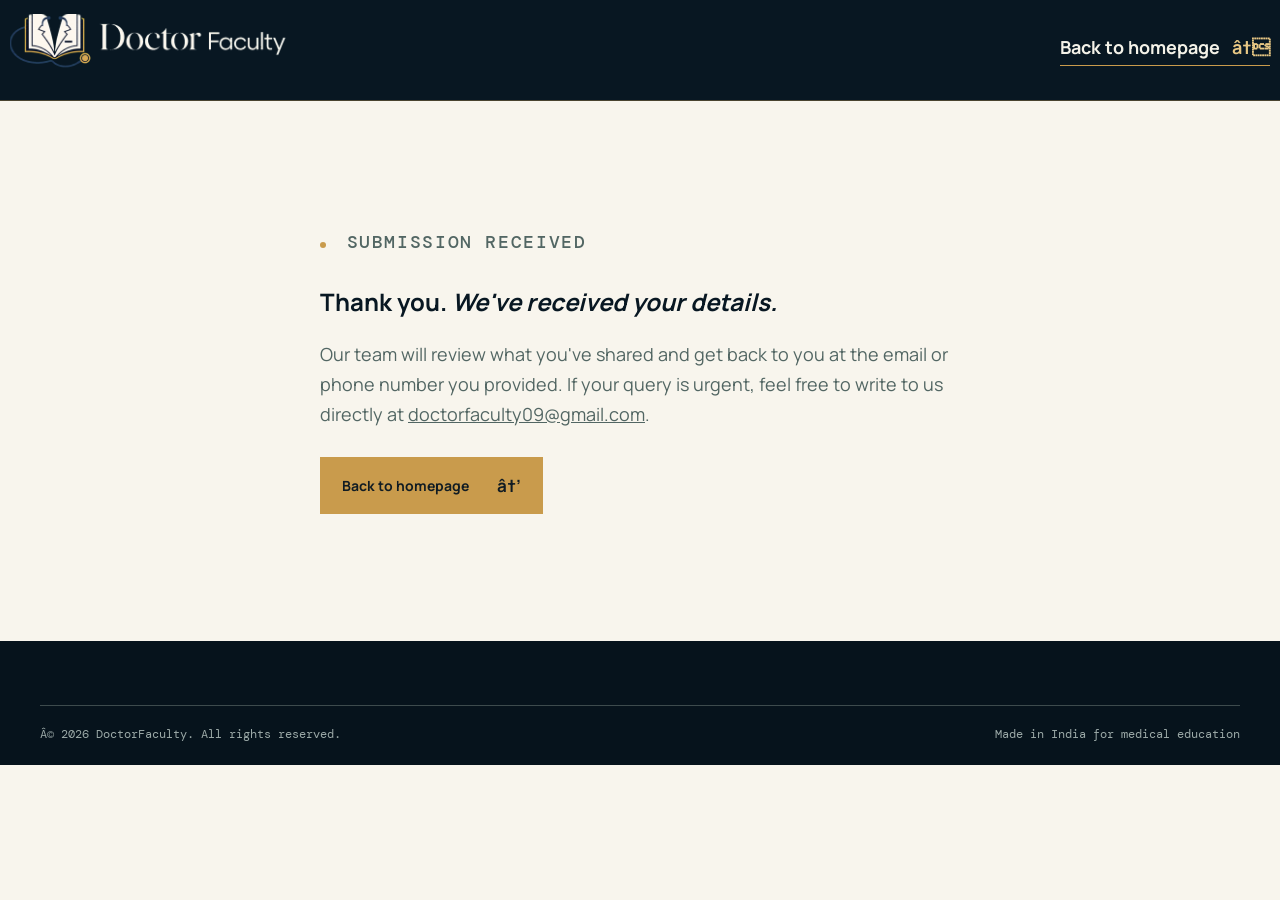
<file: thank-you.html>
<!doctype html>
<html lang="en">
<head>
  <script async src="https://www.googletagmanager.com/gtag/js?id=G-5FR53TYFRN"></script>
  <script>
    window.dataLayer = window.dataLayer || [];
    function gtag(){dataLayer.push(arguments);}
    gtag('js', new Date());
    gtag('config', 'G-5FR53TYFRN');
  </script>
  <!-- Meta Pixel Code -->
  <script>
  !function(f,b,e,v,n,t,s)
  {if(f.fbq)return;n=f.fbq=function(){n.callMethod?
  n.callMethod.apply(n,arguments):n.queue.push(arguments)};
  if(!f._fbq)f._fbq=n;n.push=n;n.loaded=!0;n.version='2.0';
  n.queue=[];t=b.createElement(e);t.async=!0;
  t.src=v;s=b.getElementsByTagName(e)[0];
  s.parentNode.insertBefore(t,s)}(window, document,'script',
  'https://connect.facebook.net/en_US/fbevents.js');
  fbq('init', '1057816080293876');
  fbq('track', 'PageView');
  fbq('track', 'Lead');
  </script>
  <noscript><img height="1" width="1" style="display:none"
  src="https://www.facebook.com/tr?id=1057816080293876&ev=PageView&noscript=1"
  /></noscript>
  <noscript><img height="1" width="1" style="display:none"
  src="https://www.facebook.com/tr?id=1057816080293876&ev=Lead&noscript=1"
  /></noscript>
  <!-- End Meta Pixel Code -->
  <meta charset="UTF-8" />
  <meta name="viewport" content="width=device-width, initial-scale=1.0" />
  <meta name="robots" content="noindex" />
  <meta name="description" content="Thank you for contacting DoctorFaculty." />
  <title>Thank You | DoctorFaculty</title>
  <link rel="canonical" href="https://doctorfaculty.com/thank-you.html" />
  <link rel="preconnect" href="https://fonts.googleapis.com" />
  <link rel="preconnect" href="https://fonts.gstatic.com" crossorigin />
  <link href="https://fonts.googleapis.com/css2?family=DM+Mono:wght@400;500&family=Manrope:wght@400;500;600;700;800&family=Newsreader:opsz,wght@6..72,400;6..72,500&display=swap" rel="stylesheet" />
  <link rel="stylesheet" href="site-v18-navright.css" />
  <link rel="icon" type="image/png" href="doctorfaculty-favicon.png?v=20260803-1" />
  <style>.thank-you-page{min-height:60vh;display:flex;align-items:center}.thank-you-page .container{max-width:640px}.thank-you-page h1{margin:18px 0 22px}.thank-you-page p{font-size:18px;line-height:1.65;color:var(--body);margin:0 0 28px}</style>
</head>
<body>
  <header class="header">
    <nav class="nav container" aria-label="Main navigation">
      <a class="logo logo-image" href="index.html#home" aria-label="DoctorFaculty home"><span><img src="doctorfaculty-logo-transparent-v2.png?v=20260803-1" alt="DoctorFaculty" /></span></a>
      <a class="back-home" href="index.html">Back to homepage <span>←</span></a>
    </nav>
  </header>

  <main class="join-page thank-you-page">
    <section class="container">
      <p class="eyebrow"><i></i> Submission received</p>
      <h1>Thank you. <em>We've received your details.</em></h1>
      <p>Our team will review what you've shared and get back to you at the email or phone number you provided. If your query is urgent, feel free to write to us directly at <a href="mailto:doctorfaculty09@gmail.com">doctorfaculty09@gmail.com</a>.</p>
      <a class="button primary" href="index.html">Back to homepage <span>→</span></a>
    </section>
  </main>

  <footer><div class="container footer-bottom join-footer"><span>© 2026 DoctorFaculty. All rights reserved.</span><span>Made in India for medical education</span></div></footer>
</body>
</html>
</file>
<file: site-v18-navright.css>
:root{--navy:#081722;--navy-2:#0e2531;--gold:#c99b4c;--gold-light:#e7c784;--ivory:#f8f5ed;--cream:#f0e7d2;--muted:#aeb9b8;--line:rgba(201,155,76,.34);--dark-text:#18303a;--body:#526663}*{box-sizing:border-box}html{scroll-behavior:smooth;scroll-padding-top:80px}body{margin:0;background:var(--ivory);color:var(--navy);font-family:Manrope,Arial,sans-serif;-webkit-font-smoothing:antialiased}a{color:inherit}.container{width:min(1180px,calc(100% - 48px));margin:auto}.nav.container{width:min(1800px,calc(100% - 20px))}.header{background:var(--navy);border-bottom:1px solid var(--line);position:sticky;top:0;z-index:20}.nav{min-height:80px;display:flex;align-items:center;justify-content:space-between;gap:28px}.logo{font:700 23px Newsreader,Georgia,serif;letter-spacing:-.7px;color:#fff;text-decoration:none;white-space:nowrap}.logo>span:not(.logo-mark){color:var(--gold-light)}.logo-mark{font:16px Manrope,sans-serif;color:var(--gold);margin-right:6px}.nav-links{display:flex;align-items:center;justify-content:flex-end;gap:clamp(13px,1.65vw,28px)}.nav-links a{font:600 20px Manrope,sans-serif;color:#e8ece8;text-decoration:none;white-space:nowrap}.nav-links a:hover{color:var(--gold-light)}.menu-toggle{display:none;border:0;background:transparent;color:#fff;font:500 11px 'DM Mono',monospace}.eyebrow{margin:0 0 16px;font:500 10px 'DM Mono',monospace;letter-spacing:.09em;text-transform:uppercase;color:#a1722c}.blog .eyebrow{font-size:15px}.about .eyebrow{font-size:20px}.eyebrow i{width:6px;height:6px;display:inline-block;background:var(--gold);border-radius:50%;margin-right:8px}.hero{min-height:660px;background:var(--navy);display:grid;grid-template-columns:minmax(24px,1fr) minmax(0,570px) minmax(0,610px) minmax(24px,1fr)}.hero-copy{grid-column:2;padding:90px 70px 72px 0;position:relative;z-index:1;align-self:center}.hero h1,.section h2,.profile-section h2,.contact h2{font-size:clamp(55px,5.9vw,84px);line-height:.94;letter-spacing:-.068em;margin:18px 0 27px;color:var(--ivory);font-weight:700}.hero h1 em,.section h2 em,.profile-section h2 em,.contact h2 em{font-family:Newsreader,Georgia,serif;font-weight:400;color:var(--gold-light)}.intro{font-size:8px;line-height:1.6;max-width:480px;color:#c3cdca;margin:0}.hero-actions{display:flex;align-items:center;gap:25px;margin-top:34px}.button{font:700 11px Manrope,sans-serif;text-decoration:none;display:inline-flex;align-items:center;justify-content:center;gap:28px;border:0;cursor:pointer;max-width:100%;overflow-wrap:break-word}.button span{font-size:17px}.primary{padding:16px 18px;background:var(--gold);color:#111c23}.text-button{color:#f4f2e8;border-bottom:1px solid var(--gold);padding-bottom:7px}.trusted{display:flex;align-items:center;gap:13px;margin-top:48px}.avatars{display:flex}.avatars span{display:grid;place-items:center;width:64px;height:64px;background:#b49e82;border:2px solid var(--navy);color:#13222d;border-radius:50%;margin-left:-7px;font:18px 'DM Mono',monospace}.avatars span:nth-child(2){background:#a8b7af}.avatars span:nth-child(3){background:#c29188}.trusted p{margin:0;color:#b8c4c0;font-size:20px;line-height:1.4}.trusted b{color:#f7f4e9}.hero-visual{grid-column:3;background:linear-gradient(90deg,rgba(8,23,34,.27),transparent 32%),url('doctorfaculty-premium-hero.jpg?v=20260803-1') center/cover no-repeat;border-left:1px solid var(--line);border-right:1px solid var(--line)}.logo-strip{background:#0d202a;color:#edeade;border-top:1px solid var(--line);border-bottom:1px solid var(--line);padding:25px 0}.logo-strip .container{display:flex;align-items:center;justify-content:space-between;gap:32px}.logo-strip p{margin:0;color:#aeb9b8;font:18px 'DM Mono',monospace;text-transform:uppercase;letter-spacing:.06em}.logo-strip div{display:flex;align-items:center;gap:42px;font:700 15px Newsreader,Georgia,serif;color:#e3d2ad}.section{padding:105px 0}.section h2,.profile-section h2{color:var(--navy);margin:0}.section h2 em,.profile-section h2 em{color:#a1722c}.split-intro{display:grid;grid-template-columns:1.15fr .85fr;gap:100px;align-items:start}.split-intro h2{font-size:clamp(45px,5vw,70px)}.lead-copy{padding-top:31px}.lead-copy p{font-size:18px;line-height:1.65;color:var(--body);margin:0 0 19px}.arrow-link{display:inline-flex;align-items:center;gap:12px;font:700 20px Manrope,sans-serif;color:#111c23;background:var(--gold);text-decoration:none;border:0;padding:16px 22px;margin-top:20px}.arrow-link span{font-size:20px;margin-left:0}.value-grid{display:grid;grid-template-columns:repeat(3,minmax(0,1fr));margin-top:70px;border-top:1px solid #d0c8b7}.value-grid article{padding:27px 35px 5px 0;border-right:1px solid #d0c8b7}.value-grid article+article{padding-left:35px}.value-grid article:last-child{border-right:0}.value-grid span{font:500 18px 'DM Mono',monospace;color:#937335}.value-grid h3{font-size:48px;letter-spacing:-.05em;margin:39px 0 12px}.value-grid p{font-size:18px;line-height:1.65;color:var(--body);max-width:100%}.careers{background:var(--navy-2);color:#f7f4e9}.careers .eyebrow{color:var(--gold-light)}.careers h2{color:#f7f4e9;font-size:clamp(45px,5vw,70px)}.careers h2 em{color:var(--gold-light)}.section-head{display:grid;grid-template-columns:1.3fr .7fr;gap:100px;align-items:end;margin-bottom:58px}.section-head>p{font-size:15px;line-height:1.75;color:var(--body);margin:0 0 5px}.eligibility .section-head>p{font-size:18px;line-height:1.65}.careers .section-head>p{color:#bdc9c5;font-size:23px}.career-grid{display:grid;grid-template-columns:repeat(3,minmax(0,1fr));gap:15px}.career-grid article{min-height:355px;background:#fdfbf5;color:var(--navy);padding:28px;display:flex;flex-direction:column;border:1px solid #cfc7b6}.career-grid article.accent{background:var(--gold);border-color:var(--gold)}.tag,.pill{align-self:flex-start;border:1px solid #b9a779;border-radius:20px;padding:6px 9px;color:#765d2d;font:500 8px 'DM Mono',monospace;text-transform:uppercase;letter-spacing:.04em}.career-grid h3{font-size:32px;line-height:1.04;letter-spacing:-.06em;margin:70px 0 14px}.career-grid p{font-size:13px;line-height:1.65;color:#526763;margin:0}.career-grid a{font-size:23px;font-weight:700;text-decoration:none;margin-top:auto;padding-top:24px;border-top:1px solid #d7d1c3}.career-grid a span{float:right;font-size:16px}.profile-section{background:var(--cream);padding:100px 0}.profile-layout{display:grid;grid-template-columns:.84fr 1.16fr;gap:90px}.profile-layout h2{font-size:clamp(44px,4.8vw,67px);line-height:.98}.profile-layout>div>p:last-child{font-size:16px;line-height:1.7;color:#4e5e5b;max-width:420px}.interest-form{display:grid;grid-template-columns:1fr 1fr;gap:20px}.interest-form label{font-size:11px;font-weight:700;text-transform:uppercase;letter-spacing:.06em;color:#41504e;display:flex;flex-direction:column;gap:9px}.interest-form label small{font-size:11px;font-weight:500;text-transform:none;letter-spacing:0}.interest-form input{width:100%;background:#fffdf8;border:1px solid #cdbf9e;border-radius:0;padding:15px 13px;color:#10242c;font:15px Manrope,sans-serif}.interest-form input[type=file]{padding:12px;font-size:13px}.interest-form .form-wide,.form-note{grid-column:1/-1}.form-note{margin:0;font-size:13px;line-height:1.6;color:#5c625c}.interest-form button{justify-self:start;margin-top:7px}.updates{background:var(--ivory)}.updates-layout{display:grid;grid-template-columns:.8fr 1.2fr;gap:90px}.updates-copy h2{font-size:clamp(44px,4.8vw,68px)}.updates-copy>p:not(.eyebrow){font-size:18px;line-height:1.65;color:var(--body);max-width:480px}.update-list{border-top:1px solid #d4cebf}.update-list a{display:grid;grid-template-columns:84px 1fr 25px;gap:16px;padding:28px 0;border-bottom:1px solid #d4cebf;color:var(--navy);text-decoration:none}.date{padding-top:7px;color:#72827d;font:9px 'DM Mono',monospace}.pill{font-size:8px}.update-list h3{max-width:510px;margin:13px 0 0;font-size:20px;line-height:1.25;letter-spacing:-.045em}.list-arrow{font-size:17px;color:#9a7430}.eligibility{background:#102630;color:#f9f6ed}.eligibility .eyebrow{color:var(--gold-light)}.eligibility h2{color:#f9f6ed;font-size:clamp(45px,5vw,70px)}.eligibility h2 em{color:var(--gold-light)}.eligibility .section-head>p{color:#bdc9c5}.eligibility-grid{display:grid;grid-template-columns:1fr 1fr;border-top:1px solid var(--line)}.eligibility-grid article{display:grid;grid-template-columns:45px 1fr;gap:20px;padding:32px 45px 32px 0;border-bottom:1px solid var(--line)}.eligibility-grid article:nth-child(odd){border-right:1px solid var(--line)}.eligibility-grid article:nth-child(even){padding-left:45px}.eligibility-grid span{width:51px;height:51px;border:1px solid var(--gold);border-radius:50%;display:grid;place-items:center;color:var(--gold-light);font:500 14px 'DM Mono',monospace}.eligibility-grid h3{font-size:32px;letter-spacing:-.045em;margin:4px 0 9px}.eligibility-grid p{font-size:18px;line-height:1.65;color:#afbfbb;margin:0}#for-institutions h1{font-size:clamp(56px,6vw,88px)}#for-institutions h1 em{font-family:Newsreader,Georgia,serif;font-weight:400;color:var(--gold-light)}.disclaimer{font-size:10px;line-height:1.6;color:#90a29e;margin:27px 0 0;max-width:800px}.blog .section-head h2{font-size:clamp(45px,5vw,70px)}.blog-grid{display:grid;grid-template-columns:repeat(3,minmax(0,1fr));gap:15px}.blog-grid article{min-height:330px;background:#fcfbf7;border:1px solid #cfc7b6;padding:28px;display:flex;flex-direction:column}.blog-grid article:nth-child(2){background:#eadfc6}.article-type{color:#8c6d32;font:500 9px 'DM Mono',monospace;text-transform:uppercase;letter-spacing:.04em}.blog-grid h3{font:500 31px/1.06 Newsreader,Georgia,serif;letter-spacing:-.035em;margin:58px 0 16px}.blog-grid p{font-size:13px;line-height:1.65;color:var(--body);margin:0}.blog-grid a{font-size:11px;font-weight:700;text-decoration:none;margin-top:auto;padding-top:22px;border-top:1px solid #d7d1c3}.blog-grid a span{float:right;font-size:16px}.contact{padding:100px 0;background:var(--gold);color:var(--navy)}.contact-layout{display:grid;grid-template-columns:minmax(0,1.2fr) minmax(0,.8fr);gap:100px;align-items:end}.contact .eyebrow{color:#59401a}.contact h2{color:var(--navy);font-size:clamp(48px,5.8vw,78px);margin:0}.contact h2 em{color:#fff8e7}.contact-layout>div:last-child>p{font-size:18px;line-height:1.65;color:#493d27;margin:0 0 28px}.dark-button{padding:15px 18px;background:var(--navy);color:#fff}.button.dark-button,.button.eligibility-button{font-size:14px}.button.dark-button{font-size:18px}.institution-email{display:block;margin-top:20px;font-size:14px;font-weight:700;text-decoration:none;border-bottom:1px solid #725728;padding-bottom:6px;max-width:100%;overflow-wrap:break-word}footer{padding:64px 0 23px;background:#06131c;color:#e9e7df}.footer-grid{display:grid;grid-template-columns:2fr 1fr 1fr;gap:30px}.footer-grid>div:first-child>p{margin:23px 0;font:26px/1.25 Newsreader,Georgia,serif}.footer-grid>div:not(:first-child){display:flex;flex-direction:column;gap:10px}.footer-label{color:#b9a774;font:12px 'DM Mono',monospace;text-transform:uppercase;margin:5px 0 9px}.footer-grid a:not(.logo){color:#e9e7df;text-decoration:none;font-size:15px}.footer-bottom{border-top:1px solid #3d4b4d;margin-top:48px;padding-top:20px;color:#9caaa8;display:flex;justify-content:space-between;font:12px 'DM Mono',monospace}
@media(max-width:1080px){.nav-links{gap:13px}.nav-links a{font-size:9.5px}.hero{grid-template-columns:40px 1fr 44% 40px}.hero-copy{padding-right:40px}.section-head{gap:55px}.logo-strip div{gap:24px}}
@media(max-width:800px){html{scroll-padding-top:68px}.container{width:min(100% - 40px,1180px)}.nav{min-height:68px}.nav-links{display:none}.nav-links.open{display:flex;position:absolute;top:67px;left:0;right:0;padding:26px 24px;align-items:flex-start;flex-direction:column;background:var(--navy);border-bottom:1px solid var(--line);gap:19px}.nav-links a{font-size:12px}.menu-toggle{display:block}.hero{display:block;min-height:0}.hero-copy{padding:70px 20px 62px;width:min(100% - 40px,620px);margin:auto}.hero h1{font-size:52px}.hero-visual{display:block;min-height:430px;border:0;border-top:1px solid var(--line);background-position:63% center}.hero-actions{align-items:flex-start;flex-direction:column;gap:20px}.logo-strip .container{display:block}.logo-strip div{margin-top:18px;gap:12px;justify-content:space-between;font-size:13px}.logo-strip span:nth-child(4){display:none}.section,.profile-section,.contact{padding:78px 0}.split-intro,.section-head,.profile-layout,.updates-layout,.contact-layout{grid-template-columns:1fr;gap:35px}.lead-copy{padding-top:0}.value-grid,.career-grid,.blog-grid{grid-template-columns:1fr}.value-grid{margin-top:48px}.value-grid article,.value-grid article+article{padding:27px 0;border-right:0;border-bottom:1px solid #d0c8b7}.career-grid article{min-height:290px}.career-grid h3{margin-top:45px}.interest-form{grid-template-columns:1fr}.interest-form .form-wide,.form-note{grid-column:auto}.eligibility-grid{grid-template-columns:1fr}.eligibility-grid article,.eligibility-grid article:nth-child(even){padding:28px 0;border-right:0}.blog-grid article{min-height:285px}.blog-grid h3{margin-top:42px}.footer-grid{grid-template-columns:1fr 1fr}.footer-grid>div:first-child{grid-column:1/-1}.footer-bottom{flex-direction:column;align-items:flex-start;gap:13px}}
@media(max-width:430px){.hero h1{font-size:46px}.logo-strip span:nth-child(3){display:none}.update-list a{grid-template-columns:58px 1fr 18px}.update-list h3{font-size:17px}.interest-form button{width:100%}.institution-email{width:auto;line-height:1.5}}
.hero .eyebrow{font-size:42px;line-height:1.15;letter-spacing:.02em;margin-bottom:32px;max-width:650px}.hero .eyebrow i{width:14px;height:14px;margin-right:12px}.hero h1{max-width:650px;text-wrap:balance;line-height:1.06;letter-spacing:-.052em;margin-top:10px}.hero h1 em{display:inline-block;padding-top:.08em}
@media(max-width:800px){.hero .eyebrow{font-size:28px}.hero .eyebrow i{width:10px;height:10px}}
.back-home{color:#f4f2e8;text-decoration:none;font-size:12px;font-weight:700;border-bottom:1px solid var(--gold);padding-bottom:6px}.back-home span{margin-left:8px;color:var(--gold-light)}.join-page{background:var(--ivory)}.join-intro{background:var(--navy);color:#f7f4e9;padding:88px 0}.join-intro-grid{display:grid;grid-template-columns:1.15fr .85fr;gap:95px;align-items:end}.join-intro h1{font-size:clamp(52px,5.6vw,80px);line-height:.96;letter-spacing:-.065em;margin:18px 0 0}.join-intro h1 em{font-family:Newsreader,Georgia,serif;font-weight:400;color:var(--gold-light)}.join-intro-grid>div:last-child>p{font-size:15px;line-height:1.75;color:#c3cdca;margin:0 0 28px}.eligibility-cta{display:flex;flex-direction:column;gap:7px;background:var(--gold);color:var(--navy);padding:22px 24px;text-decoration:none}.eligibility-cta strong{font:700 15px/1.35 Manrope,sans-serif}.eligibility-cta span{font-size:12px;font-weight:700}.join-form-section{padding:95px 0;background:var(--cream)}.join-form-layout{display:grid;grid-template-columns:.72fr 1.28fr;gap:90px}.form-aside h2{font-size:clamp(38px,4vw,58px);line-height:1;letter-spacing:-.06em;margin:16px 0 24px}.form-aside>p:not(.eyebrow){font-size:14px;line-height:1.75;color:var(--body)}.required-note{border-top:1px solid #cdbf9e;margin-top:36px;padding-top:20px;font-size:11px;font-weight:700}.required-note span,.faculty-application label>b{color:#986d22}.faculty-application{display:grid;grid-template-columns:1fr 1fr;gap:22px}.faculty-application label{display:flex;flex-direction:column;gap:9px;font-size:11px;font-weight:700;text-transform:uppercase;letter-spacing:.055em;color:#41504e}.faculty-application label>b{display:inline}.faculty-application label small{font-size:11px;font-weight:500;text-transform:none;letter-spacing:0}.faculty-application input{width:100%;background:#fffdf8;border:1px solid #cdbf9e;border-radius:0;padding:16px 14px;color:#10242c;font:15px Manrope,sans-serif}.faculty-application input:focus{outline:2px solid var(--gold);outline-offset:1px}.faculty-application input[type=file]{padding:13px;font-size:13px}.faculty-application .field-wide,.form-privacy{grid-column:1/-1}.form-privacy{font-size:12px;line-height:1.6;color:#5c625c;margin:0}.faculty-application button{justify-self:start;margin-top:3px}.join-footer{margin-top:0}
@media(max-width:800px){.join-intro{padding:40px 0}.join-intro-grid,.join-form-layout{grid-template-columns:1fr;gap:16px}.form-aside>p:not(.eyebrow){display:none}.required-note{margin-top:12px;padding-top:10px}.join-intro h1{font-size:50px}.join-form-section{padding:72px 0}.faculty-application{grid-template-columns:1fr}.faculty-application .field-wide,.form-privacy{grid-column:auto}.faculty-application button{width:100%}}
@media(max-width:430px){.back-home{font-size:10px}.join-intro h1{font-size:43px}.eligibility-cta{padding:19px}.faculty-application{gap:18px}}
@media(min-width:801px){.container{width:min(1440px,calc(100% - 80px))}.nav-links{gap:clamp(24px,2vw,38px)}.nav-links a{font-size:18px;letter-spacing:-.01em}.hero{grid-template-columns:minmax(0,1fr) minmax(0,1fr);min-height:740px}.hero-copy{grid-column:1;padding:40px 64px 42px max(60px,calc((100vw - 1440px)/2));align-self:center}.hero-visual{grid-column:2;min-height:740px;background-image:linear-gradient(90deg,rgba(8,23,34,.18),transparent 26%),url('doctorfaculty-premium-hero.jpg?v=20260803-1');background-position:center right;border-right:0}.hero .eyebrow{font-size:30px;line-height:1.25;letter-spacing:.015em;margin-bottom:22px;max-width:760px}.hero .eyebrow i{width:12px;height:12px;margin-right:14px}.hero h1{max-width:760px;font-size:clamp(68px,5vw,88px);line-height:1.04;letter-spacing:-.045em;margin:0}.hero h1 em{display:block;margin-top:.17em;padding-top:0;line-height:1.06}.intro{max-width:590px;font-size:17px;line-height:1.6;margin-top:14px}.hero-actions{margin-top:16px}.button{font-size:14px}.primary{padding:17px 22px}}
@media(prefers-reduced-motion:reduce){html{scroll-behavior:auto}}
.logo-image{display:block;width:285px;height:72px;overflow:hidden;flex:0 0 auto}.logo-image>span{display:block;position:relative;width:100%;height:100%;overflow:hidden}.logo-image img{display:block;width:310px;max-width:none;transform:translate(-18px,-48px)}.footer-logo-image{width:250px;height:64px}.footer-logo-image img{width:275px;transform:translate(-16px,-43px)}
@media(min-width:801px){.nav{min-height:100px}}
@media(max-width:800px){.nav{min-height:78px}.logo-image{width:205px;height:55px}.logo-image img{width:225px;transform:translate(-13px,-35px)}}
.eligibility-button{margin-top:28px}.eligibility-query-intro{padding-bottom:76px}.eligibility-intro-note{margin-top:20px!important;color:var(--gold-light)!important;font-size:13px!important}.eligibility-form-section{padding-top:92px}.eligibility-application{align-items:start}.faculty-application select,.faculty-application textarea{width:100%;background:#fffdf8;border:1px solid #cdbf9e;border-radius:0;padding:15px 13px;color:#10242c;font:15px Manrope,sans-serif}.faculty-application textarea{resize:vertical;line-height:1.55}.form-section-title{grid-column:1/-1;margin:18px 0 0;padding:0 0 12px;border-bottom:1px solid #cdbf9e;color:#8c6d32;font:500 11px 'DM Mono',monospace;text-transform:uppercase;letter-spacing:.06em}.form-section-title:first-of-type{margin-top:0}.eligibility-disclaimer{grid-column:1/-1;margin:0;padding:16px 18px;border-left:3px solid var(--gold);background:#e8dcc1;color:#4e5e5b;font-size:12px;line-height:1.65}.eligibility-disclaimer strong{color:var(--navy)}
@media(max-width:800px){.eligibility-query-intro{padding-bottom:60px}.eligibility-form-section{padding-top:72px}.form-section-title{grid-column:auto}.eligibility-disclaimer{grid-column:auto}}
@media(max-width:800px){.header .container{width:min(100% - 28px,1180px)}.nav{position:relative;min-height:78px;gap:14px}.menu-toggle{display:inline-flex;align-items:center;justify-content:center;gap:10px;min-width:92px;min-height:44px;padding:10px 14px;border:1px solid var(--line);color:#fff;font:600 13px Manrope,sans-serif;cursor:pointer}.menu-toggle b{color:var(--gold-light);font-size:18px;line-height:1}.nav-links.open{display:flex;position:fixed;top:78px;left:0;right:0;max-height:calc(100vh - 78px);overflow-y:auto;padding:10px 20px 24px;align-items:stretch;flex-direction:column;background:#081722;border-top:1px solid var(--line);border-bottom:2px solid var(--gold);gap:0;box-shadow:0 18px 38px rgba(0,0,0,.28)}.nav-links a{display:flex;align-items:center;min-height:56px;padding:13px 4px;border-bottom:1px solid rgba(201,155,76,.22);font-size:16px;font-weight:600;white-space:normal}.nav-links a:last-child{border-bottom:0}.back-home{min-height:44px;display:inline-flex;align-items:center;text-align:right;line-height:1.3}.hero-copy{padding-top:58px}.hero h1{font-size:clamp(46px,13vw,58px);line-height:1}.hero .eyebrow{font-size:clamp(17px,5.7vw,25px);line-height:1.35}.hero-visual{min-height:360px}.button{min-height:48px}.primary{padding:16px 20px}}
@media(max-width:430px){.logo-image{width:190px;height:52px}.logo-image img{width:210px;transform:translate(-12px,-33px)}.menu-toggle{min-width:84px;padding:9px 11px}.back-home{max-width:126px;font-size:10px}.hero-copy{width:min(100% - 28px,620px);padding-left:0;padding-right:0}.hero h1{font-size:46px}.section h2,.profile-section h2,.contact h2{font-size:44px}.footer-grid{grid-template-columns:1fr}.footer-grid>div:first-child{grid-column:auto}}
@media(max-width:800px){.hero-copy{padding-top:46px}}
@media(min-width:801px) and (max-width:1350px){.menu-toggle{display:inline-flex;align-items:center;justify-content:center;gap:10px;min-width:92px;min-height:44px;padding:10px 14px;border:1px solid var(--line);color:#fff;font:600 13px Manrope,sans-serif;cursor:pointer}.menu-toggle b{color:var(--gold-light);font-size:18px;line-height:1}.nav-links{display:none}.nav-links.open{display:flex;position:fixed;top:100px;left:0;right:0;max-height:calc(100vh - 100px);overflow-y:auto;padding:10px 24px 24px;align-items:stretch;flex-direction:column;background:#081722;border-top:1px solid var(--line);border-bottom:2px solid var(--gold);gap:0;box-shadow:0 18px 38px rgba(0,0,0,.28)}.nav-links a{display:flex;align-items:center;min-height:56px;padding:13px 4px;border-bottom:1px solid rgba(201,155,76,.22);font-size:16px;font-weight:600;white-space:normal}.nav-links a:last-child{border-bottom:0}}

/* Join page refinements — 2026-07-20 */
.join-intro{padding:36px 0 44px}
.join-intro-grid{align-items:start}
.join-intro .eyebrow{font-size:20px;letter-spacing:.07em;margin-bottom:20px}
.join-intro .eyebrow i{width:10px;height:10px;margin-right:10px}
.join-intro h1{font-size:clamp(26px,2.8vw,40px);line-height:1.1}
.back-home{font-size:18px}
@media(max-width:800px){.join-intro{padding:36px 0 64px}.join-intro h1{font-size:27px}.join-intro .eyebrow{font-size:16px}}
@media(max-width:430px){.back-home{font-size:14px}.join-intro h1{font-size:24px}}

.join-form-section{padding:48px 0 84px}
@media(max-width:800px){.join-intro{padding:28px 0 36px}.join-form-section{padding:44px 0 64px}}

/* Form label sizing — 2026-07-20 */
.faculty-application label{font-size:13px}
.form-section-title{font-size:13px}
.source-link{display:inline-block;font:700 14px Manrope,sans-serif;color:var(--navy);text-decoration:none;border-bottom:1px solid var(--gold);padding-bottom:9px;margin-top:22px}

/* Lead-gen widgets: left tab, bottom bar, popup — 2026-08-03 */
.df-left-tab{position:fixed;left:0;top:50%;transform:translateY(-50%) rotate(-90deg) translateX(50%);transform-origin:left center;background:var(--gold);color:#111c23;font:700 13px Manrope,sans-serif;padding:12px 18px;border-radius:0 0 6px 6px;cursor:pointer;z-index:40;letter-spacing:.02em;box-shadow:2px 2px 10px rgba(0,0,0,.2);border:0}
.df-left-tab:hover{background:var(--gold-light)}
.df-bottom-bar{position:fixed;left:0;right:0;bottom:0;background:var(--navy);color:#f7f4e9;display:flex;align-items:center;justify-content:space-between;gap:20px;padding:14px 24px;z-index:39;border-top:1px solid var(--line);box-shadow:0 -4px 16px rgba(0,0,0,.25)}
.df-bottom-bar p{margin:0;font-size:14px;line-height:1.4}
.df-bottom-bar-actions{display:flex;align-items:center;gap:10px;flex-shrink:0}
.df-bottom-bar-actions button{font:700 13px Manrope,sans-serif;border:0;cursor:pointer}
#dfBottomBarCta{background:var(--gold);color:#111c23;padding:11px 16px;white-space:nowrap;border-radius:2px}
#dfBottomBarCta:hover{background:var(--gold-light)}
.df-bottom-bar-close{background:transparent;color:#cfd6d4;font-size:20px;line-height:1;padding:4px 8px}
.df-popup-overlay{position:fixed;inset:0;background:rgba(8,23,34,.6);display:flex;align-items:center;justify-content:center;z-index:50;padding:20px}
.df-popup-overlay[hidden]{display:none}
.df-popup{position:relative;background:var(--ivory);color:var(--navy);max-width:420px;width:100%;padding:36px 32px;border-radius:4px;box-shadow:0 20px 60px rgba(0,0,0,.35)}
.df-popup h3{font:600 30px Newsreader,Georgia,serif;margin:10px 0 14px;line-height:1.1;color:var(--navy)}
.df-popup p{font-size:15px;line-height:1.6;color:var(--body);margin:0 0 22px}
.df-popup-close{position:absolute;top:14px;right:16px;background:transparent;border:0;font-size:22px;color:#8a938f;cursor:pointer;line-height:1}
.df-popup-close:hover{color:var(--navy)}
@media(max-width:800px){.df-left-tab{padding:10px 14px;font-size:11px}.df-bottom-bar{padding:12px 16px;gap:12px}.df-bottom-bar p{font-size:12px}.df-popup{padding:28px 22px}.df-popup h3{font-size:24px}}
</file>
